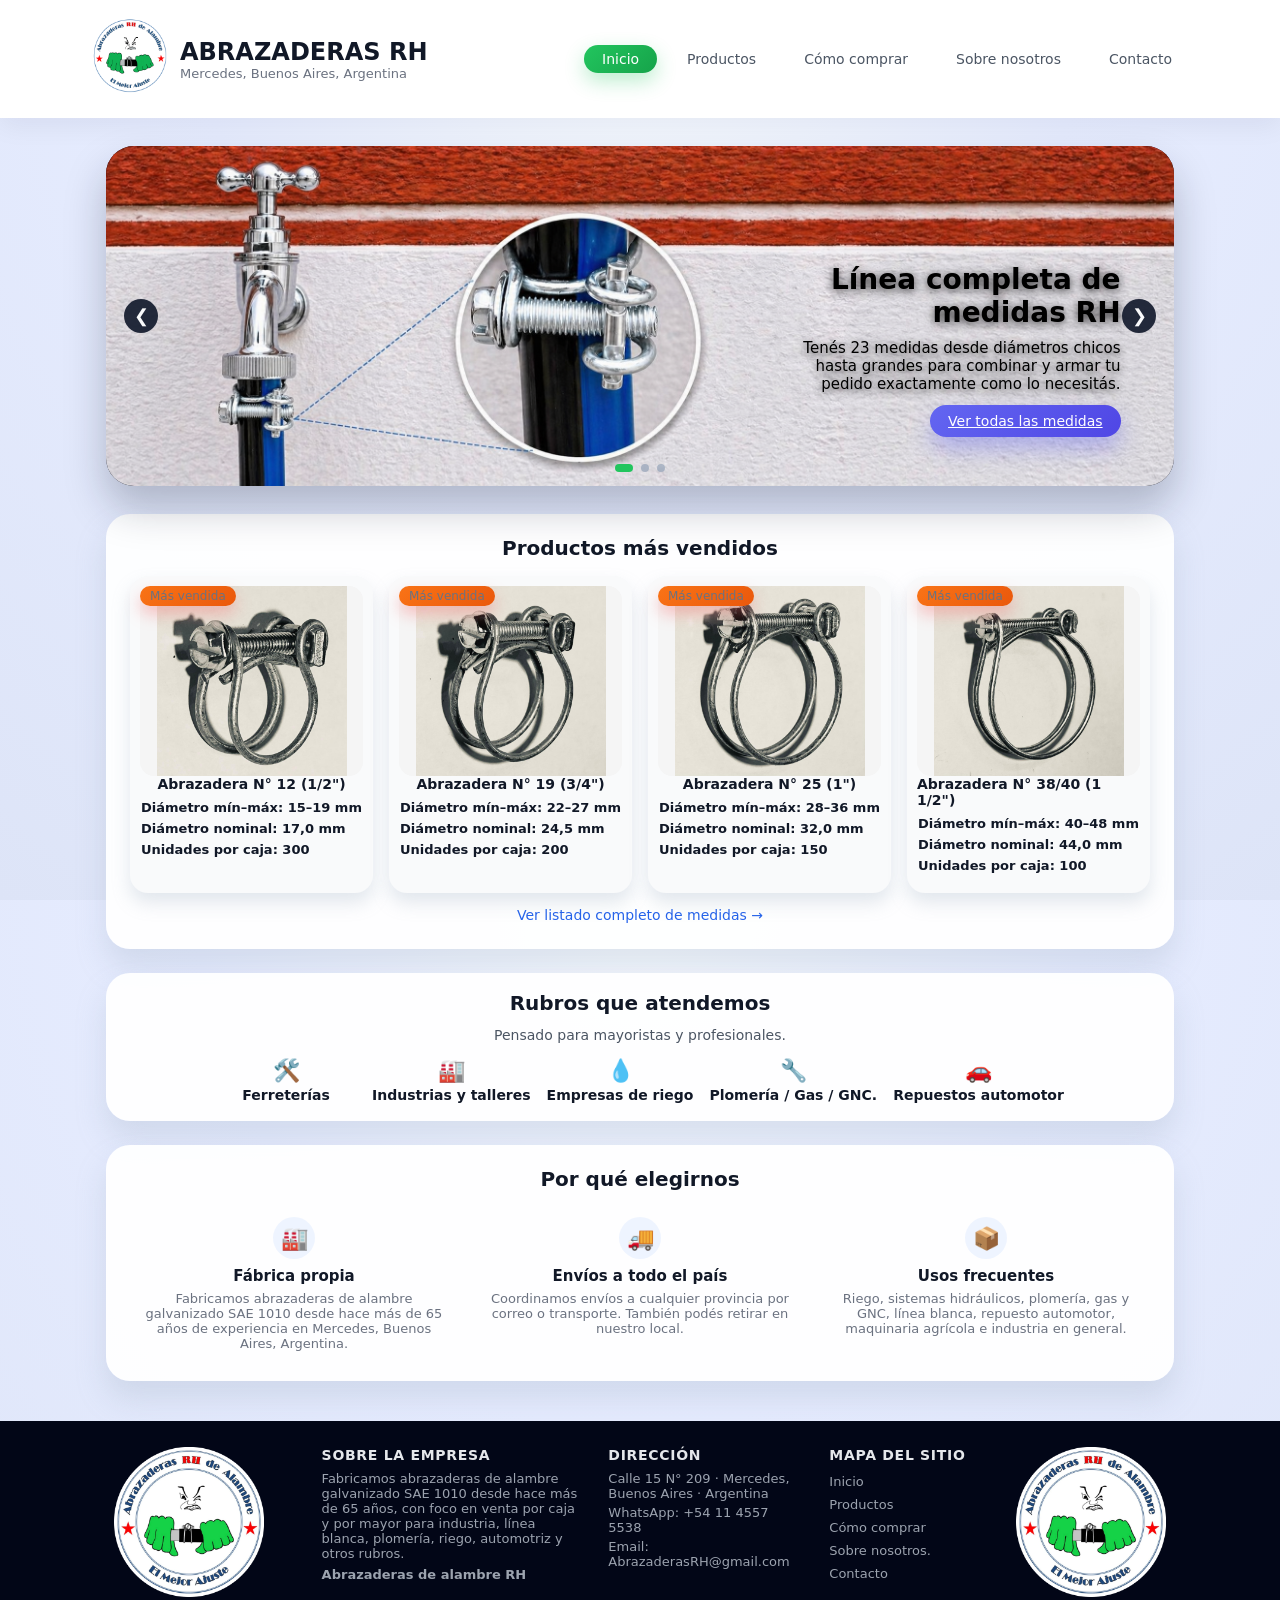
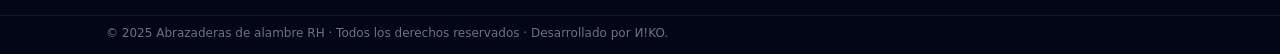
<file: index.html>
<!DOCTYPE html>
<html lang="es">
  <head>
    <meta charset="UTF-8">
    <title>Abrazaderas de alambre RH - Inicio</title>
    <meta name="viewport" content="width=device-width, initial-scale=1">
    <link rel="stylesheet" href="styles.css">
    <link rel="icon" type="image/png" href="favicon.png">
  </head>
  <body>

    <!-- NAVBAR -->
    <nav class="navbar">
      <div class="container navbar-inner">
        <!-- IZQUIERDA: LOGO + NOMBRE -->
        <div class="navbar-left">
          <a href="index.html">
            <img src="logo.png" alt="Logo Abrazaderas RH" class="navbar-logo">
          </a>
          <div>
            <a href="index.html" class="navbar-brand">ABRAZADERAS RH</a>
            <div class="navbar-sub">Mercedes, Buenos Aires, Argentina</div>
          </div>
        </div>

        <!-- DERECHA: MENÚ -->
        <div class="nav-links">
          <a href="index.html" class="nav-link active">Inicio</a>
          <a href="productos.html" class="nav-link">Productos</a>
          <a href="como-comprar.html" class="nav-link">Cómo comprar</a>
          <a href="sobre-nosotros.html" class="nav-link">Sobre nosotros</a>
          <a href="contacto.html" class="nav-link">Contacto</a>
        </div>
      </div>
    </nav>

    <main class="container">

      <!-- SLIDER / HERO -->
      <section class="hero hero-slider">
        <div class="slider">
          <div class="slider-track">
            <!-- Slide 1: Abrazaderas por caja -->
            <div class="slide">
              <img src="lavarropa.png" alt="Abrazaderas RH - Foto 1">
              <div class="slide-caption">
                <h1 style="color: #000000;">
                  Línea completa de medidas RH
                </h1>
                <p style="color: #000000;">
                  Tenés 23 medidas desde diámetros chicos hasta grandes para combinar y armar tu pedido exactamente como lo necesitás.
                </p>

                <div style="margin-top:12px; display:flex; gap:10px; justify-content:flex-end;">
                  <a href="productos.html" class="btn btn-primary">Ver todas las medidas</a>
                </div>
              </div>
            </div>

            <!-- Slide 2: Fábrica propia -->
            <div class="slide">
              <img
                src="auto mototr.png"
                alt="Abrazaderas RH - Información y contacto"
              >
              <div class="slide-caption">
                <h1>Conocé más sobre Abrazaderas RH</h1>
                <p>
                  Somos una fábrica de abrazaderas de alambre galvanizado SAE 1010,
                  con más de 65 años de trabajo en Mercedes, Buenos Aires.
                </p>

                <div style="margin-top: 12px; display:flex; gap:8px; justify-content:flex-end; flex-wrap:wrap;">
                  <!-- BOTÓN 1: SOBRE NOSOTROS -->
                  <a
                    href="sobre-nosotros.html"
                    class="btn btn-primary"
                  >
                    Sobre nosotros
                  </a>
                </div>
              </div>
            </div>

            <!-- Slide 3: Pedidos mayoristas por WhatsApp -->
            <div class="slide">
              <img src="Manguera.png" alt="Abrazaderas RH - Foto 3">
              <div class="slide-caption">
                <h1>Pedidos muy fáciles</h1>
                <p>
                  Armás el pedido por caja en la web y te enviamos un mail con el detalle para confirmar stock, precios, pago y envío.
                </p>
                <div style="margin-top:12px; display:flex; gap:10px; justify-content:flex-end;">
                  <a href="como-comprar.html" class="btn btn-secondary">Cómo hacer tu pedido</a>
                </div>
              </div>
            </div>
          </div>

          <button class="slider-arrow slider-arrow-prev">&#10094;</button>
          <button class="slider-arrow slider-arrow-next">&#10095;</button>

          <div class="slider-dots">
            <button class="slider-dot active" data-index="0"></button>
            <button class="slider-dot" data-index="1"></button>
            <button class="slider-dot" data-index="2"></button>
          </div>
        </div>
      </section>

      <!-- PRODUCTOS MÁS VENDIDOS -->
      <section class="card">
        <h2>Productos más vendidos</h2>

        <div class="featured-grid">
          <!-- N° 12 (1/2") -->
          <a href="productos.html#producto-12" class="featured-item" style="position:relative;">
            <span class="producto-badge">Más vendida</span>
            <img src="imgabra12.jpg" alt="Abrazadera N° 12 (1/2&quot;)">
            <h3>Abrazadera N° 12 (1/2")</h3>
            <div style="margin-top:4px;">
              <p class="producto-card-tech">Diámetro mín–máx: 15–19 mm</p>
              <p class="producto-card-tech">Diámetro nominal: 17,0 mm</p>
              <p class="producto-card-tech">Unidades por caja: 300</p>
            </div>
          </a>

          <!-- N° 19 (3/4") -->
          <a href="productos.html#producto-19" class="featured-item" style="position:relative;">
            <span class="producto-badge">Más vendida</span>
            <img src="imgabra19.jpg" alt="Abrazadera N° 19 (3/4&quot;)">
            <h3>Abrazadera N° 19 (3/4")</h3>
            <div style="margin-top:4px;">
              <p class="producto-card-tech">Diámetro mín–máx: 22–27 mm</p>
              <p class="producto-card-tech">Diámetro nominal: 24,5 mm</p>
              <p class="producto-card-tech">Unidades por caja: 200</p>
            </div>
          </a>

          <!-- N° 25 (1") -->
          <a href="productos.html#producto-25" class="featured-item" style="position:relative;">
            <span class="producto-badge">Más vendida</span>
            <img src="imgabra25.jpg" alt="Abrazadera N° 25 (1&quot;)">
            <h3>Abrazadera N° 25 (1")</h3>
            <div style="margin-top:4px;">
              <p class="producto-card-tech">Diámetro mín–máx: 28–36 mm</p>
              <p class="producto-card-tech">Diámetro nominal: 32,0 mm</p>
              <p class="producto-card-tech">Unidades por caja: 150</p>
            </div>
          </a>

          <!-- N° 38/40 (1 1/2") -->
          <a href="productos.html#producto-38-40" class="featured-item" style="position:relative;">
            <span class="producto-badge">Más vendida</span>
            <img src="imgabra38-40.jpg" alt="Abrazadera N° 38/40 (1 1/2&quot;)">
            <h3>Abrazadera N° 38/40 (1 1/2")</h3>
            <div style="margin-top:4px;">
              <p class="producto-card-tech">Diámetro mín–máx: 40–48 mm</p>
              <p class="producto-card-tech">Diámetro nominal: 44,0 mm</p>
              <p class="producto-card-tech">Unidades por caja: 100</p>
            </div>
          </a>

        </div>

        <p style="text-align:center; margin-top:14px; font-size:14px;">
          <a href="productos.html" style="color:#2563eb; text-decoration:none;">
            Ver listado completo de medidas →
          </a>
        </p>
      </section>

      <!-- RUBROS QUE ATENDEMOS -->
      <section class="card" style="padding-top:18px; padding-bottom:18px;">
        <h2 style="margin-bottom:10px;">Rubros que atendemos</h2>
        <p class="info-texto" style="text-align:center; margin-bottom:12px;">
          Pensado para mayoristas y profesionales.
        </p>
        <div style="display:flex; flex-wrap:wrap; justify-content:center; gap:16px;">
          <div style="text-align:center; min-width:140px;">
            <div style="font-size:22px; margin-bottom:4px;">🛠️</div>
            <div style="font-size:14px; font-weight:600;">Ferreterías</div>
          </div>
          <div style="text-align:center; min-width:140px;">
            <div style="font-size:22px; margin-bottom:4px;">🏭</div>
            <div style="font-size:14px; font-weight:600;">Industrias y talleres</div>
          </div>
          <div style="text-align:center; min-width:140px;">
            <div style="font-size:22px; margin-bottom:4px;">💧</div>
            <div style="font-size:14px; margin-bottom:0; font-weight:600;">Empresas de riego</div>
          </div>
          <div style="text-align:center; min-width:160px;">
            <div style="font-size:22px; margin-bottom:4px;">🔧</div>
            <div style="font-size:14px; font-weight:600;">Plomería / Gas / GNC.</div>
          </div>
          <div style="text-align:center; min-width:160px;">
            <div style="font-size:22px; margin-bottom:4px;">🚗</div>
            <div style="font-size:14px; font-weight:600;">Repuestos automotor</div>
          </div>
        </div>
      </section>

      <!-- POR QUÉ ELEGIRNOS -->
      <section class="card">
        <h2>Por qué elegirnos</h2>
        <div class="about-icons">
          <div class="about-item">
            <div class="about-icon">🏭</div>
            <h3>Fábrica propia</h3>
            <p>
              Fabricamos abrazaderas de alambre galvanizado SAE 1010 desde hace más de 65 años de experiencia
              en Mercedes, Buenos Aires, Argentina.
            </p>
          </div>
          <div class="about-item">
            <div class="about-icon">🚚</div>
            <h3>Envíos a todo el país</h3>
            <p>
              Coordinamos envíos a cualquier provincia por correo o transporte.
              También podés retirar en nuestro local.
            </p>
          </div>
          <div class="about-item">
            <div class="about-icon">📦</div>
            <h3>Usos frecuentes</h3>
            <p>
              Riego, sistemas hidráulicos, plomería, gas y GNC, línea blanca,
              repuesto automotor, maquinaria agrícola e industria en general.
            </p>
          </div>
        </div>
      </section>

    </main>

    <!-- FOOTER -->
    <footer>
      <div class="footer-main">
        <div class="container footer-inner">
          <!-- LOGO GRANDE ARRIBA (SE OCULTA EN CELULAR) -->
          <div class="footer-logo-side footer-logo-top">
            <a href="index.html">
              <img src="logoblanco.jpg" alt="Logo Abrazaderas RH">
            </a>
          </div>

          <!-- COLUMNA 1: SOBRE LA EMPRESA -->
          <div class="footer-column">
            <h4>Sobre la empresa</h4>
            <p>
              Fabricamos abrazaderas de alambre galvanizado SAE 1010 desde hace más de 65 años,
              con foco en venta por caja y por mayor para industria, línea blanca, plomería,
              riego, automotriz y otros rubros.
            </p>
            <p class="footer-brand">Abrazaderas de alambre RH</p>
          </div>

          <!-- COLUMNA 2: DIRECCIÓN -->
          <div class="footer-column">
            <h4>Dirección</h4>
            <p>Calle 15 N° 209 · Mercedes, Buenos Aires · Argentina</p>
            <p>WhatsApp: +54 11 4557 5538</p>
            <p>Email: AbrazaderasRH@gmail.com</p>
          </div>

          <!-- COLUMNA 3: MAPA DEL SITIO -->
          <div class="footer-column">
            <h4>Mapa del sitio</h4>
            <ul class="footer-links">
              <li><a href="index.html">Inicio</a></li>
              <li><a href="productos.html">Productos</a></li>
              <li><a href="como-comprar.html">Cómo comprar</a></li>
              <li><a href="sobre-nosotros.html">Sobre nosotros.</a></li>
              <li><a href="contacto.html">Contacto</a></li>
            </ul>
          </div>

          <!-- LOGO GRANDE DERECHA -->
          <!-- LOGO GRANDE ABAJO (SE VE TAMBIÉN EN CELULAR) -->
          <div class="footer-logo-side footer-logo-bottom">
            <a href="index.html">
              <img src="logoblanco.jpg" alt="Logo Abrazaderas RH">
            </a>
          </div>
        </div>
      </div>

      <div class="footer-bottom">
        <div class="container footer-bottom-inner">
          © 2025 Abrazaderas de alambre RH · Todos los derechos reservados · Desarrollado por И!KO.
        </div>
      </div>
    </footer>

    <!-- JS del slider -->
    <script>
      document.addEventListener("DOMContentLoaded", function () {
        const track = document.querySelector(".slider-track");
        const slides = document.querySelectorAll(".slide");
        const prevBtn = document.querySelector(".slider-arrow-prev");
        const nextBtn = document.querySelector(".slider-arrow-next");
        const dots = document.querySelectorAll(".slider-dot");

        let current = 0;
        const total = slides.length;
        let autoTimer = null;

        function goToSlide(index) {
          if (!track) return;
          current = (index + total) % total;
          const offset = -current * 100;
          track.style.transform = "translateX(" + offset + "%)";
          dots.forEach((d, i) => d.classList.toggle("active", i === current));
        }

        function startAuto() {
          stopAuto();
          autoTimer = setInterval(() => {
            goToSlide(current + 1);
          }, 5000);
        }

        function stopAuto() {
          if (autoTimer) clearInterval(autoTimer);
        }

        if (prevBtn && nextBtn) {
          prevBtn.addEventListener("click", () => {
            goToSlide(current - 1);
            startAuto();
          });
          nextBtn.addEventListener("click", () => {
            goToSlide(current + 1);
            startAuto();
          });
        }

        dots.forEach(dot => {
          dot.addEventListener("click", () => {
            const idx = parseInt(dot.getAttribute("data-index"), 10);
            goToSlide(idx);
            startAuto();
          });
        });

        goToSlide(0);
        startAuto();
      });
    </script>

  </body>
</html>
</file>
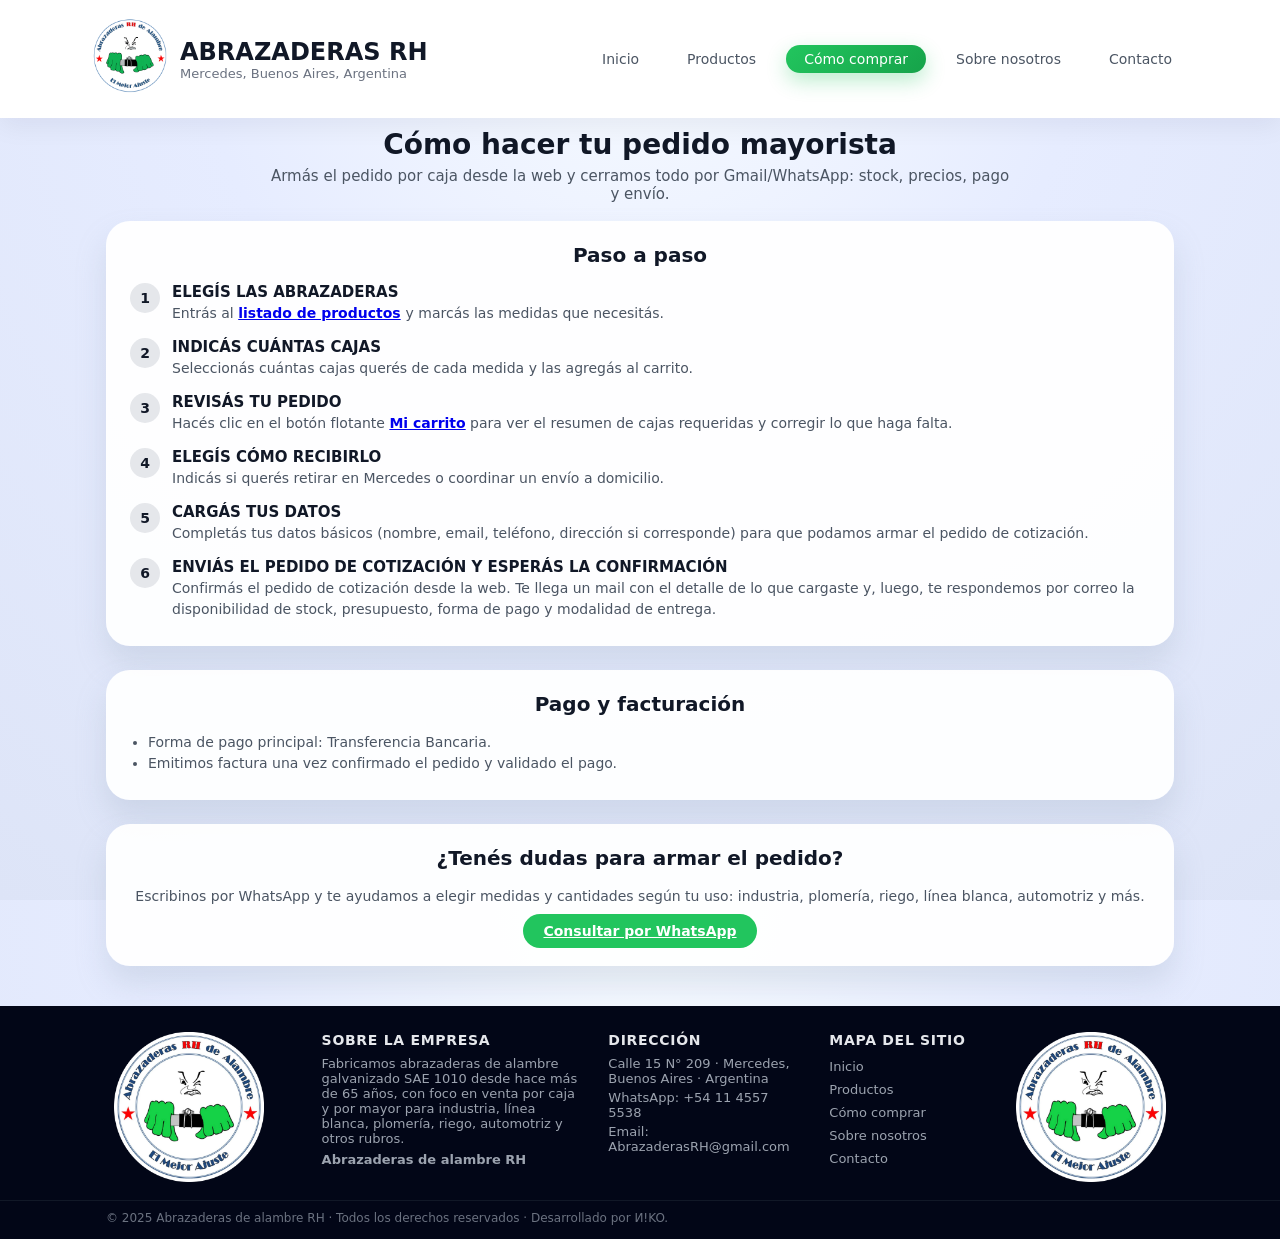
<file: como-comprar.html>
<!DOCTYPE html>
<html lang="es">
<head>
  <meta charset="UTF-8">
  <title>Abrazaderas de alambre RH - Cómo comprar</title>
  <meta name="viewport" content="width=device-width, initial-scale=1">
  <link rel="stylesheet" href="styles.css">
  <link rel="icon" type="image/png" href="favicon.png">
</head>
<body class="page-como-comprar">

<nav class="navbar">
  <div class="container navbar-inner">
    <div class="navbar-left">
      <a href="index.html">
        <img src="logo.png" alt="Logo Abrazaderas RH" class="navbar-logo">
      </a>
      <div>
        <a href="index.html" class="navbar-brand">ABRAZADERAS RH</a>
        <div class="navbar-sub">Mercedes, Buenos Aires, Argentina</div>
      </div>
    </div>

    <div class="nav-links">
      <a href="index.html" class="nav-link">Inicio</a>
      <a href="productos.html" class="nav-link">Productos</a>
      <a href="como-comprar.html" class="nav-link active">Cómo comprar</a>
      <a href="sobre-nosotros.html" class="nav-link">Sobre nosotros</a>
      <a href="contacto.html" class="nav-link">Contacto</a>
    </div>
  </div>
</nav>

<main class="container">

  <!-- TÍTULO + SUBTÍTULO (SIN TARJETA BLANCA LARGA) -->
  <section class="hero hero-como-comprar">
    <h1 class="hero-title">
      Cómo hacer tu pedido mayorista
    </h1>
    <p class="hero-subtitle">
      Armás el pedido por caja desde la web y cerramos todo por Gmail/WhatsApp: stock, precios, pago y envío.
    </p>
  </section>

  <!-- BLOQUE 1: PASO A PASO -->
  <section class="card">
    <h2>Paso a paso</h2>

    <div class="pasos-grid">

      <!-- Paso 1 -->
      <div class="paso-item">
        <div class="paso-numero">1</div>
        <div>
          <div class="paso-titulo">
            ELEGÍS LAS ABRAZADERAS
          </div>
          <p class="info-texto">
            Entrás al <strong><a href="productos.html">listado de productos</a> </strong> y marcás las medidas que necesitás.
          </p>
        </div>
      </div>

      <!-- Paso 2 -->
      <div class="paso-item">
        <div class="paso-numero">2</div>
        <div>
          <div class="paso-titulo">
            INDICÁS CUÁNTAS CAJAS
          </div>
          <p class="info-texto">
            Seleccionás cuántas cajas querés de cada medida y las agregás al carrito.
          </p>
        </div>
      </div>

      <!-- Paso 3 -->
      <div class="paso-item">
        <div class="paso-numero">3</div>
        <div>
          <div class="paso-titulo">
            REVISÁS TU PEDIDO
          </div>
          <p class="info-texto">
            Hacés clic en el botón flotante <strong><a href="#" id="linkMiCarritoPaso3">Mi carrito</a></strong>
            
            para ver el resumen de cajas requeridas y corregir lo que haga falta.
          </p>
        </div>
      </div>

      <!-- Paso 4 -->
      <div class="paso-item">
        <div class="paso-numero">4</div>
        <div>
          <div class="paso-titulo">
            ELEGÍS CÓMO RECIBIRLO
          </div>
          <p class="info-texto">
            Indicás si querés retirar en Mercedes o coordinar un envío a domicilio.
          </p>
        </div>
      </div>

      <!-- Paso 5 -->
      <div class="paso-item">
        <div class="paso-numero">5</div>
        <div>
          <div class="paso-titulo">
            CARGÁS TUS DATOS
          </div>
          <p class="info-texto">
            Completás tus datos básicos (nombre, email, teléfono, dirección si corresponde) para que podamos armar el pedido de cotización.
          </p>
        </div>
      </div>

      <!-- Paso 6 -->
      <div class="paso-item">
        <div class="paso-numero">6</div>
        <div>
          <div class="paso-titulo">
            ENVIÁS EL PEDIDO DE COTIZACIÓN Y ESPERÁS LA CONFIRMACIÓN
          </div>
          <p class="info-texto">
            Confirmás el pedido de cotización desde la web. Te llega un mail con el detalle de lo que cargaste y, luego, te respondemos por correo la disponibilidad de stock, presupuesto, forma de pago y modalidad de entrega.
          </p>
        </div>
      </div>

    </div>
  </section>

  <!-- BLOQUE 2: PAGO Y FACTURACIÓN -->
  <section class="card">
    <h2>Pago y facturación</h2>
    <ul class="info-texto lista-simple">
      <li>Forma de pago principal: Transferencia Bancaria.</li>
      <li>Emitimos factura una vez confirmado el pedido y validado el pago.</li>
    </ul>
  </section>

  <!-- BLOQUE 3: WHATSAPP -->
  <section class="card card-whatsapp-comprar">
    <h2>¿Tenés dudas para armar el pedido?</h2>
    <p class="info-texto">
      Escribinos por WhatsApp y te ayudamos a elegir medidas y cantidades según tu uso:
      industria, plomería, riego, línea blanca, automotriz y más.
    </p>
    <a
      href="https://wa.me/5491145575538"
      target="_blank"
      rel="noopener"
      class="btn-whatsapp"
    >
      Consultar por WhatsApp
    </a>
  </section>

</main>

<footer>
  <div class="footer-main">
    <div class="container footer-inner">

      <!-- LOGO GRANDE ARRIBA (SE OCULTA EN CELULAR) -->
      <div class="footer-logo-side footer-logo-top">
        <a href="index.html">
          <img src="logoblanco.jpg" alt="Logo Abrazaderas RH">
        </a>
      </div>

      <!-- COLUMNA 1: SOBRE LA EMPRESA -->
      <div class="footer-column">
        <h4>Sobre la empresa</h4>
        <p>
          Fabricamos abrazaderas de alambre galvanizado SAE 1010 desde hace más de 65 años,
          con foco en venta por caja y por mayor para industria, línea blanca, plomería,
          riego, automotriz y otros rubros.
        </p>
        <p class="footer-brand">Abrazaderas de alambre RH</p>
      </div>

      <!-- COLUMNA 2: DIRECCIÓN -->
      <div class="footer-column">
        <h4>Dirección</h4>
        <p>Calle 15 N° 209 · Mercedes, Buenos Aires · Argentina</p>
        <p>WhatsApp: +54 11 4557 5538</p>
        <p>Email: AbrazaderasRH@gmail.com</p>
      </div>

      <!-- COLUMNA 3: MAPA DEL SITIO -->
      <div class="footer-column">
        <h4>Mapa del sitio</h4>
        <ul class="footer-links">
          <li><a href="index.html">Inicio</a></li>
          <li><a href="productos.html">Productos</a></li>
          <li><a href="como-comprar.html">Cómo comprar</a></li>
          <li><a href="sobre-nosotros.html">Sobre nosotros</a></li>
          <li><a href="contacto.html">Contacto</a></li>
        </ul>
      </div>

      <!-- LOGO GRANDE ABAJO (SE VE TAMBIÉN EN CELULAR) -->
      <div class="footer-logo-side footer-logo-bottom">
        <a href="index.html">
          <img src="logoblanco.jpg" alt="Logo Abrazaderas RH">
        </a>
      </div>
    </div>
  </div>

  <div class="footer-bottom">
    <div class="container footer-bottom-inner">
      © 2025 Abrazaderas de alambre RH · Todos los derechos reservados · Desarrollado por И!KO.
    </div>
  </div>
</footer>

<!-- JS: link "Mi carrito" del paso 3 -->
<script>
  // misma clave que usamos en productos.html
  const STORAGE_KEY = "carritoRH";

  function mostrarToastCarrito(mensaje) {
    let toast = document.getElementById("toastCarrito");
    if (!toast) {
      toast = document.createElement("div");
      toast.id = "toastCarrito";
      toast.style.cssText = `
        position: fixed;
        bottom: 20px;
        right: 20px;
        background: #111827;
        color: #ffffff;
        padding: 10px 14px;
        border-radius: 8px;
        font-size: 14px;
        box-shadow: 0 4px 10px rgba(0,0,0,0.25);
        z-index: 9999;
        opacity: 0;
        transition: opacity 0.2s ease;
      `;
      document.body.appendChild(toast);
    }
    toast.textContent = mensaje;
    toast.style.opacity = "1";
    setTimeout(function () {
      toast.style.opacity = "0";
    }, 2200);
  }

  document.addEventListener("DOMContentLoaded", function () {
    const link = document.getElementById("linkMiCarritoPaso3");
    if (!link) return;

    link.addEventListener("click", function (e) {
      e.preventDefault();

      let hayItems = false;
      try {
        const raw = localStorage.getItem(STORAGE_KEY);
        if (raw) {
          const data = JSON.parse(raw);
          if (data && Array.isArray(data.items) && data.items.length > 0) {
            hayItems = true;
          }
        }
      } catch (err) {
        console.error("Error leyendo carrito desde localStorage:", err);
      }

      if (hayItems) {
        // te llevo a productos y allá abrimos el carrito
        window.location.href = "productos.html?abrirCarrito=1";
      } else {
        // mensajito por pocos segundos
        mostrarToastCarrito("Aún no agregaste nada al carrito.");
      }
    });
  });
</script>

</body>
</html>
</file>
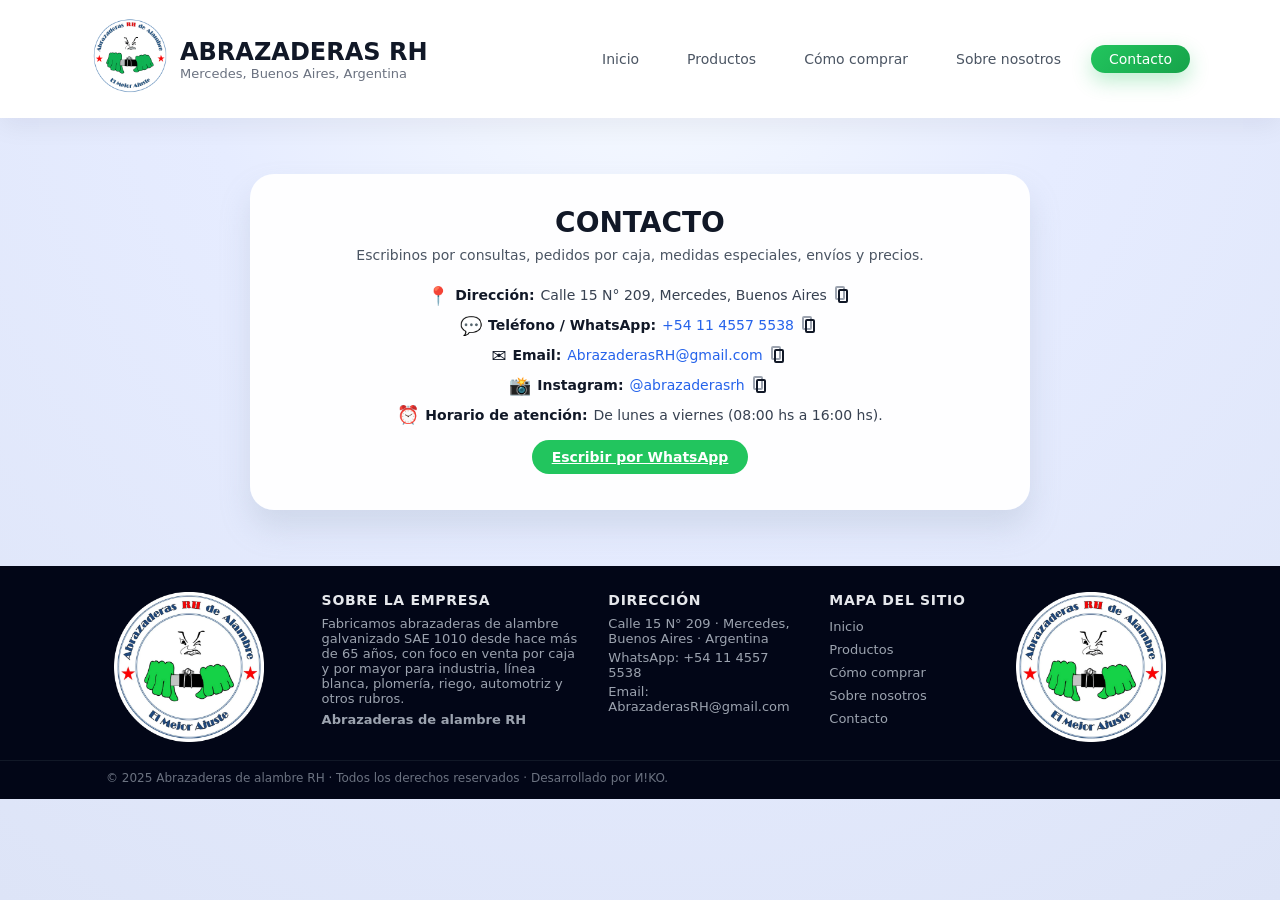
<file: contacto.html>
<!DOCTYPE html>
<html lang="es">
<head>
  <meta charset="UTF-8">
  <title>Abrazaderas de alambre RH - Contacto</title>
  <meta name="viewport" content="width=device-width, initial-scale=1">
  <link rel="stylesheet" href="styles.css">
  <link rel="icon" type="image/png" href="favicon.png">
</head>
<body class="page-contacto">

<nav class="navbar">
  <div class="container navbar-inner">
    <div class="navbar-left">
      <a href="index.html">
        <img src="logo.png" alt="Logo Abrazaderas RH" class="navbar-logo">
      </a>
      <div>
        <a href="index.html" class="navbar-brand">ABRAZADERAS RH</a>
        <div class="navbar-sub">Mercedes, Buenos Aires, Argentina</div>
      </div>
    </div>

    <div class="nav-links">
      <a href="index.html" class="nav-link">Inicio</a>
      <a href="productos.html" class="nav-link">Productos</a>
      <a href="como-comprar.html" class="nav-link">Cómo comprar</a>
      <a href="sobre-nosotros.html" class="nav-link">Sobre nosotros</a>
      <a href="contacto.html" class="nav-link active">Contacto</a>
    </div>

  </div>
</nav>

<main class="container">

  <!-- CUADRO ÚNICO DE CONTACTO -->
  <section class="card contact-card">
    <h1 class="hero-title">
      CONTACTO
    </h1>

    <p class="info-texto" style="text-align: center;">
      Escribinos por consultas, pedidos por caja, medidas especiales,
      envíos y precios.
    </p>

    <div class="contact-data-block">
      <!-- DIRECCIÓN -->
      <div class="contact-row">
        <span class="contact-icon">📍</span>
        <span class="contact-label">Dirección:</span>
        <span class="contact-value">
          Calle 15 N° 209, Mercedes, Buenos Aires
        </span>
        <button class="copy-btn"
                type="button"
                onclick="copiarTexto('Calle 15 N° 209, Mercedes, Buenos Aires')"
                title="Copiar dirección">
          <span class="copy-icon"></span>
        </button>
      </div>

      <!-- TELÉFONO / WHATSAPP -->
      <div class="contact-row">
        <span class="contact-icon">💬</span>
        <span class="contact-label">Teléfono / WhatsApp:</span>
        <span class="contact-value">
          <a href="https://wa.me/5491145575538" target="_blank" rel="noopener">
            +54 11 4557 5538
          </a>
        </span>
        <button class="copy-btn"
                type="button"
                onclick="copiarTexto('+54 11 4557 5538')"
                title="Copiar teléfono">
          <span class="copy-icon"></span>
        </button>
      </div>

      <!-- EMAIL -->
      <div class="contact-row">
        <span class="contact-icon">✉️</span>
        <span class="contact-label">Email:</span>
        <span class="contact-value">
          <a href="mailto:AbrazaderasRH@gmail.com">AbrazaderasRH@gmail.com</a>
        </span>
        <button class="copy-btn"
                type="button"
                onclick="copiarTexto('AbrazaderasRH@gmail.com')"
                title="Copiar email">
          <span class="copy-icon"></span>
        </button>
      </div>
            <!-- INSTAGRAM -->
      <div class="contact-row">
        <span class="contact-icon">📸</span>
        <span class="contact-label">Instagram:</span>
        <span class="contact-value">
          <a href="https://instagram.com/abrazaderasrh"
            target="_blank"
            rel="noopener">
            @abrazaderasrh
          </a>
        </span>

        <button class="copy-btn"
                type="button"
                onclick="copiarTexto('@abrazaderasrh')"
                title="Copiar Instagram">
          <span class="copy-icon"></span>
        </button>
      </div>
      <!-- HORARIO -->
      <div class="contact-row">
        <span class="contact-icon">⏰</span>
        <span class="contact-label">Horario de atención:</span>
        <span class="contact-value">
          De lunes a viernes (08:00 hs a 16:00 hs).
        </span>
      </div>
    </div>

    <div style="text-align: center; margin-top: 22px;">
      <a href="https://wa.me/5491145575538"
         target="_blank"
         rel="noopener"
         class="btn-whatsapp">
        Escribir por WhatsApp
      </a>
    </div>
  </section>

</main>

<!-- FOOTER (igual al resto del sitio) -->
<footer>
  <div class="footer-main">
    <div class="container footer-inner">

      <!-- LOGO GRANDE ARRIBA (SE OCULTA EN CELULAR) -->
      <div class="footer-logo-side footer-logo-top">
        <a href="index.html">
          <img src="logoblanco.jpg" alt="Logo Abrazaderas RH">
        </a>
      </div>

      <!-- COLUMNA 1: SOBRE LA EMPRESA -->
      <div class="footer-column">
        <h4>Sobre la empresa</h4>
        <p>
          Fabricamos abrazaderas de alambre galvanizado SAE 1010 desde hace más de 65 años,
          con foco en venta por caja y por mayor para industria, línea blanca, plomería,
          riego, automotriz y otros rubros.
        </p>
        <p class="footer-brand">Abrazaderas de alambre RH</p>
      </div>

      <!-- COLUMNA 2: DIRECCIÓN -->
      <div class="footer-column">
        <h4>Dirección</h4>
        <p>Calle 15 N° 209 · Mercedes, Buenos Aires · Argentina</p>
        <p>WhatsApp: +54 11 4557 5538</p>
        <p>Email: AbrazaderasRH@gmail.com</p>
      </div>

      <!-- COLUMNA 3: MAPA DEL SITIO -->
      <div class="footer-column">
        <h4>Mapa del sitio</h4>
        <ul class="footer-links">
          <li><a href="index.html">Inicio</a></li>
          <li><a href="productos.html">Productos</a></li>
          <li><a href="como-comprar.html">Cómo comprar</a></li>
          <li><a href="sobre-nosotros.html">Sobre nosotros</a></li>
          <li><a href="contacto.html">Contacto</a></li>
        </ul>
      </div>

      <!-- LOGO GRANDE ABAJO (SE VE TAMBIÉN EN CELULAR) -->
      <div class="footer-logo-side footer-logo-bottom">
        <a href="index.html">
          <img src="logoblanco.jpg" alt="Logo Abrazaderas RH">
        </a>
      </div>

    </div>
  </div>

  <div class="footer-bottom">
    <div class="container footer-bottom-inner">
      © 2025 Abrazaderas de alambre RH · Todos los derechos reservados · Desarrollado por И!KO.
    </div>
  </div>
</footer>

<!-- JS copiar al portapapeles -->
<script>
  function copiarTexto(texto) {
    if (navigator.clipboard && navigator.clipboard.writeText) {
      navigator.clipboard.writeText(texto)
        .then(() => {
          alert("Copiado al portapapeles.");
        })
        .catch(() => {
          fallbackCopiar(texto);
        });
    } else {
      fallbackCopiar(texto);
    }
  }

  function fallbackCopiar(texto) {
    const textarea = document.createElement("textarea");
    textarea.value = texto;
    textarea.style.position = "fixed";
    textarea.style.left = "-9999px";
    document.body.appendChild(textarea);
    textarea.select();
    try {
      document.execCommand("copy");
      alert("Copiado al portapapeles.");
    } catch (e) {
      alert("No se pudo copiar automáticamente. Copialo a mano.");
    }
    document.body.removeChild(textarea);
  }
</script>

</body>
</html>
</file>
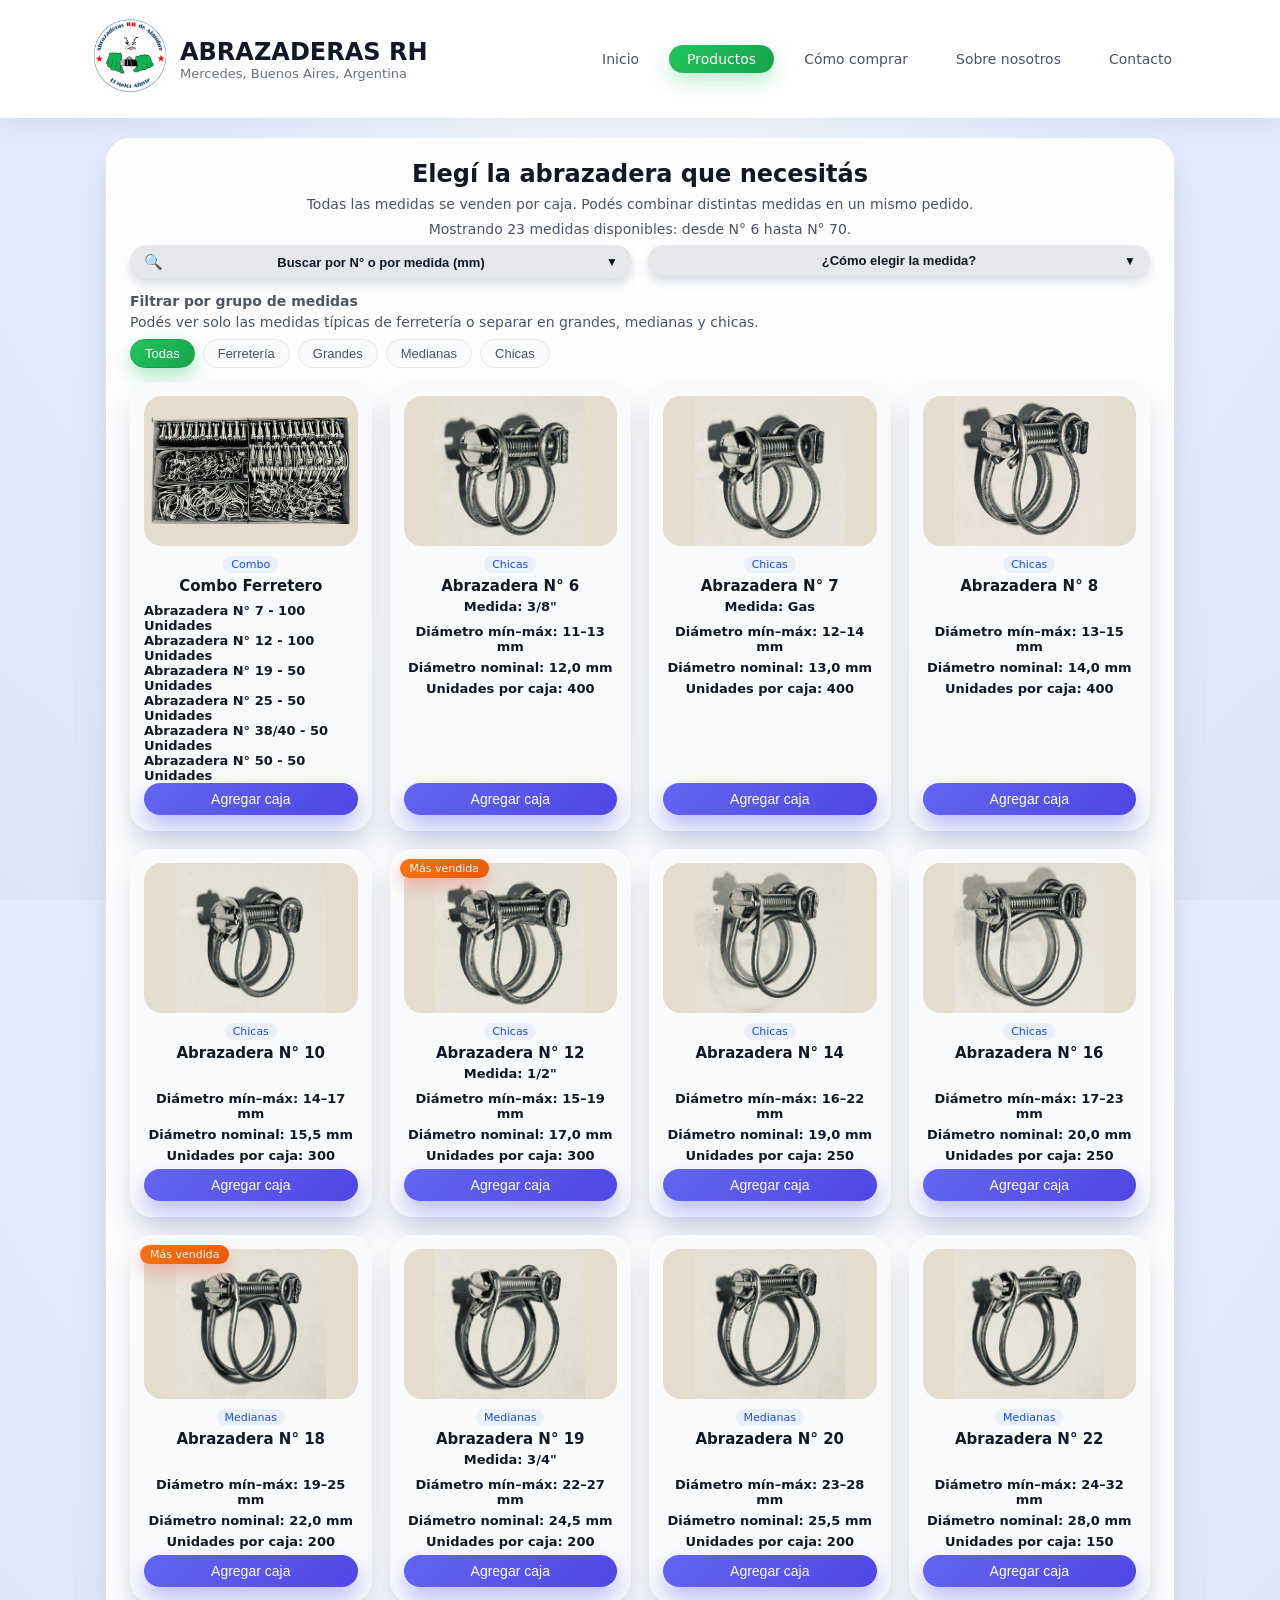
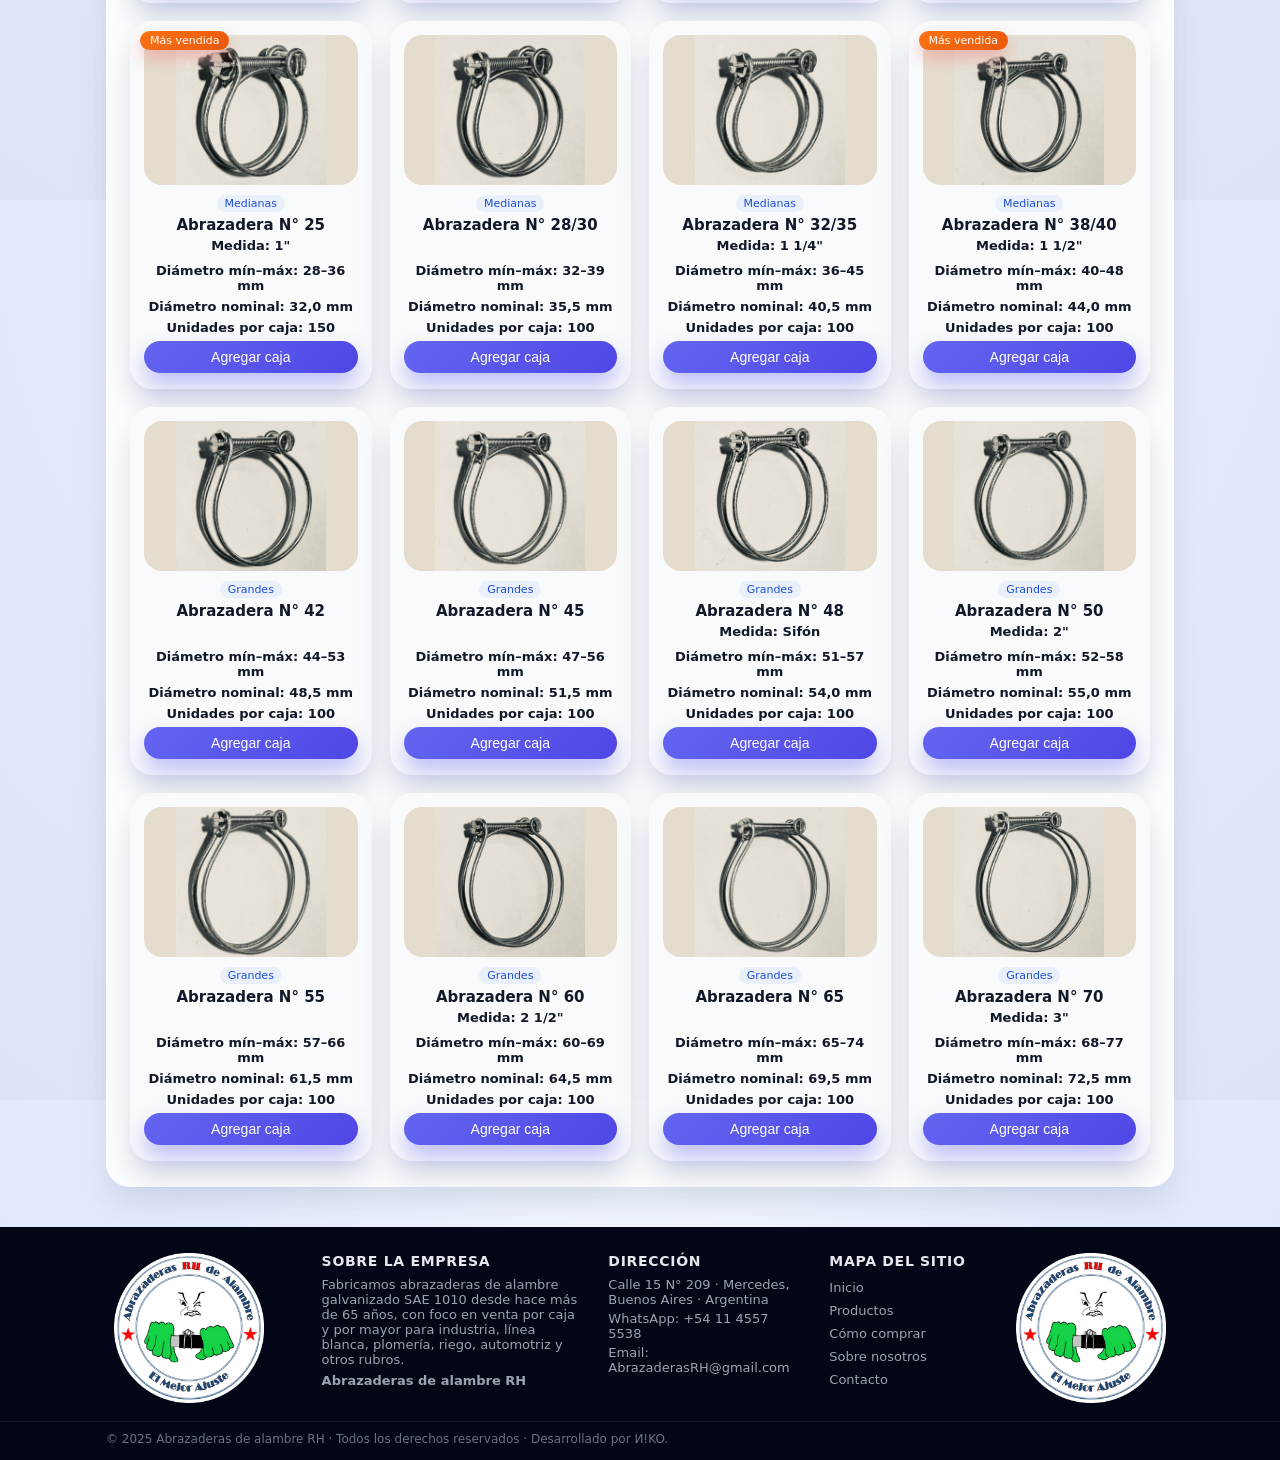
<file: productos.html>
<!DOCTYPE html>
<html lang="es">
<head>
  <meta charset="UTF-8">
  <title>Abrazaderas de alambre RH - Productos</title>
  <meta name="viewport" content="width=device-width, initial-scale=1">
  <link rel="stylesheet" href="styles.css">
  <link rel="icon" type="image/png" href="favicon.png">
</head>
<body class="page-productos">

  <!-- NAVBAR -->
  <nav class="navbar">
    <div class="container navbar-inner">
      <div class="navbar-left">
        <a href="index.html">
          <img src="logo.png" alt="Logo Abrazaderas RH" class="navbar-logo">
        </a>
        <div>
          <a href="index.html" class="navbar-brand">ABRAZADERAS RH</a>
          <div class="navbar-sub">Mercedes, Buenos Aires, Argentina</div>
        </div>
      </div>

      <div class="nav-links">
        <a href="index.html" class="nav-link">Inicio</a>
        <a href="productos.html" class="nav-link active">Productos</a>
        <a href="como-comprar.html" class="nav-link">Cómo comprar</a>
        <a href="sobre-nosotros.html" class="nav-link">Sobre nosotros</a>
        <a href="contacto.html" class="nav-link">Contacto</a>
      </div>
    </div>
  </nav>

  <main class="container">

    <!-- LISTADO EN TARJETAS -->
    <section class="card">
      <!-- TÍTULO GENERAL DEL BLOQUE -->
      <h1 class="hero-title">
        Elegí la abrazadera que necesitás
      </h1>
      <p class="info-texto info-texto-center">
        Todas las medidas se venden por caja. Podés combinar distintas medidas en un mismo pedido.
      </p>
      <p class="productos-resumen">
        Mostrando 23 medidas disponibles: desde N° 6 hasta N° 70.
      </p>

      <!-- GUÍA + BUSCADOR EN LA MISMA FILA, COMO ACORDEÓN -->
      <div class="productos-tools">

        <!-- BLOQUE BUSCADOR (ACORDEÓN IZQUIERDA) -->
        <div class="productos-accordion">
          <button
            type="button"
            id="btnBuscador"
            class="accordion-toggle-pill"
            onclick="togglePanel('panelBuscador', this)"
          >
            <!-- icono lupa -->
            <span class="accordion-icon-left">🔍</span>

            <span class="accordion-label">
              Buscar por N° o por medida (mm)
            </span>

            <span class="accordion-arrow arrow-wide">
              ▼
            </span>
          </button>

          <div
            id="panelBuscador"
            class="panel-buscador"
          >
            <label
              for="buscadorMedidas"
              class="buscador-label"
            >
              Escribí el número de abrazadera, las pulgadas o el rango en mm.
            </label>

            <p class="buscador-ejemplos">
              Ejemplos: 12, 19–25, 1", sifón.
            </p>

            <input
              type="text"
              id="buscadorMedidas"
              placeholder='Ej: "12", "19-25", "sifón"...'
            >
          </div>
        </div>

        <!-- GUÍA ¿CÓMO ELEGIR LA MEDIDA? (ACORDEÓN DERECHA) -->
        <div class="productos-accordion">
          <button
            type="button"
            id="btnGuia"
            class="accordion-toggle-pill"
            onclick="togglePanel('panelGuia', this)"
          >
            <span class="accordion-spacer-left"></span>
            <span class="accordion-label">
              ¿Cómo elegir la medida?
            </span>
            <span class="accordion-arrow arrow-narrow">▼</span>
          </button>

          <div
            id="panelGuia"
            class="panel-guia"
          >
            <ol class="guia-lista">
              <li>Medí el diámetro exterior del caño o manguera.</li>
              <li>Buscá una abrazadera cuyo rango en milímetros incluya ese diámetro.</li>
              <li>Si dudás entre dos, elegí la que tenga un rango un poco más grande.</li>
            </ol>

            <p class="guia-texto">
              Ante cualquier duda, 
              <a href="https://wa.me/5491145575538" target="_blank" class="guia-link-whatsapp">
                escribinos
              </a>
              y te ayudamos a elegir.
            </p>
            <a
              href="especificaciones-rh.pdf.pdf"
              target="_blank"
              class="btn btn-primary btn-sm"
            >
              Especificaciones de las abrazaderas
            </a>
          </div>
        </div>

      </div>

      <!-- BLOQUE FILTROS -->
      <div class="info-texto info-texto-compact">
        <strong>Filtrar por grupo de medidas</strong><br>
        Podés ver solo las medidas típicas de ferretería o separar en grandes, medianas y chicas.
      </div>

      <!-- FILTROS POR GRUPO -->
      <div class="productos-filtros">
        <button class="productos-filtro-btn active" data-filtro="todos">Todas</button>
        <button class="productos-filtro-btn" data-filtro="ferreteria">Ferretería</button>
        <button class="productos-filtro-btn" data-filtro="grandes">Grandes</button>
        <button class="productos-filtro-btn" data-filtro="medianas">Medianas</button>
        <button class="productos-filtro-btn" data-filtro="chicas">Chicas</button>
      </div>

      <!-- GRID DE PRODUCTOS -->
      <div class="productos-grid">

        <!-- NUEVO PRODUCTO: COMBO FERRETERO -->
        <div class="producto-card" data-usos="ferreteria">
          <div class="producto-card-img combo-ferretero">
            <img src="comboferretero.jpg" alt="Combo Ferretero">
          </div>

          <div class="producto-card-etiquetas">
            <span class="producto-tag">Combo</span>
          </div>

          <h3 class="producto-card-title">Combo Ferretero</h3>

          <div class="producto-card-detalle-left">
            <p class="producto-card-tech producto-card-tech-tight">
              Abrazadera N° 7 - 100 Unidades<br>
              Abrazadera N° 12 - 100 Unidades<br>
              Abrazadera N° 19 - 50 Unidades<br>
              Abrazadera N° 25 - 50 Unidades<br>
              Abrazadera N° 38/40 - 50 Unidades<br>
              Abrazadera N° 50 - 50 Unidades
            </p>
          </div>

          <button class="btn btn-primary producto-card-btn" onclick="agregarAlCarrito(24, this)">Agregar caja</button>
        </div>

        <!-- CHICAS 6–16 -->
        <div class="producto-card" data-usos="chicas">
          <div class="producto-card-img">
            <img src="imgabra6.jpg" alt="Abrazadera N° 6">
          </div>
          <div class="producto-card-etiquetas">
            <span class="producto-tag">Chicas</span>
          </div>
          <h3 class="producto-card-title">Abrazadera N° 6</h3>
          <p class="producto-card-tech">Medida: 3/8"</p>
          <div class="producto-card-detalle">
            <p class="producto-card-tech">Diámetro mín–máx: 11–13 mm</p>
            <p class="producto-card-tech">Diámetro nominal: 12,0 mm</p>
            <p class="producto-card-tech">Unidades por caja: 400</p>
          </div>
          <button class="btn btn-primary producto-card-btn" onclick="agregarAlCarrito(1, this)">Agregar caja</button>
        </div>

        <div class="producto-card" data-usos="chicas,ferreteria">
          <div class="producto-card-img">
            <img src="imgabra7.jpg" alt="Abrazadera N° 7">
          </div>
          <div class="producto-card-etiquetas">
            <span class="producto-tag">Chicas</span>
          </div>
          <h3 class="producto-card-title">Abrazadera N° 7</h3>
          <p class="producto-card-tech">Medida: Gas</p>
          <div class="producto-card-detalle">
            <p class="producto-card-tech">Diámetro mín–máx: 12–14 mm</p>
            <p class="producto-card-tech">Diámetro nominal: 13,0 mm</p>
            <p class="producto-card-tech">Unidades por caja: 400</p>
          </div>
          <button class="btn btn-primary producto-card-btn" onclick="agregarAlCarrito(2, this)">Agregar caja</button>
        </div>

        <div class="producto-card" data-usos="chicas">
          <div class="producto-card-img">
            <img src="imgabra8.jpg" alt="Abrazadera N° 8">
          </div>
          <div class="producto-card-etiquetas">
            <span class="producto-tag">Chicas</span>
          </div>
          <h3 class="producto-card-title">Abrazadera N° 8</h3>
          <p class="producto-card-tech">&nbsp;</p>
          <div class="producto-card-detalle">
            <p class="producto-card-tech">Diámetro mín–máx: 13–15 mm</p>
            <p class="producto-card-tech">Diámetro nominal: 14,0 mm</p>
            <p class="producto-card-tech">Unidades por caja: 400</p>
          </div>
          <button class="btn btn-primary producto-card-btn" onclick="agregarAlCarrito(3, this)">Agregar caja</button>
        </div>

        <div class="producto-card" data-usos="chicas">
          <div class="producto-card-img">
            <img src="imgabra10.jpg" alt="Abrazadera N° 10">
          </div>
          <div class="producto-card-etiquetas">
            <span class="producto-tag">Chicas</span>
          </div>
          <h3 class="producto-card-title">Abrazadera N° 10</h3>
          <p class="producto-card-tech">&nbsp;</p>
          <div class="producto-card-detalle">
            <p class="producto-card-tech">Diámetro mín–máx: 14–17 mm</p>
            <p class="producto-card-tech">Diámetro nominal: 15,5 mm</p>
            <p class="producto-card-tech">Unidades por caja: 300</p>
          </div>
          <button class="btn btn-primary producto-card-btn" onclick="agregarAlCarrito(4, this)">Agregar caja</button>
        </div>

        <!-- 1/2" -->
        <!-- 🔹 AQUÍ LE AGREGAMOS id="producto-12" -->
        <div class="producto-card" id="producto-12" data-usos="chicas,ferreteria">
          <div class="producto-badge">Más vendida</div>
          <div class="producto-card-img">
            <img src="imgabra12.jpg" alt="Abrazadera N° 12">
          </div>
          <div class="producto-card-etiquetas">
            <span class="producto-tag">Chicas</span>
          </div>
          <h3 class="producto-card-title">Abrazadera N° 12</h3>
          <p class="producto-card-tech">Medida: 1/2"</p>
          <div class="producto-card-detalle">
            <p class="producto-card-tech">Diámetro mín–máx: 15–19 mm</p>
            <p class="producto-card-tech">Diámetro nominal: 17,0 mm</p>
            <p class="producto-card-tech">Unidades por caja: 300</p>
          </div>
          <button class="btn btn-primary producto-card-btn" onclick="agregarAlCarrito(5, this)">Agregar caja</button>
        </div>

        <div class="producto-card" data-usos="chicas">
          <div class="producto-card-img">
            <img src="imgabra14.jpg" alt="Abrazadera N° 14">
          </div>
          <div class="producto-card-etiquetas">
            <span class="producto-tag">Chicas</span>
          </div>
          <h3 class="producto-card-title">Abrazadera N° 14</h3>
          <p class="producto-card-tech">&nbsp;</p>
          <div class="producto-card-detalle">
            <p class="producto-card-tech">Diámetro mín–máx: 16–22 mm</p>
            <p class="producto-card-tech">Diámetro nominal: 19,0 mm</p>
            <p class="producto-card-tech">Unidades por caja: 250</p>
          </div>
          <button class="btn btn-primary producto-card-btn" onclick="agregarAlCarrito(6, this)">Agregar caja</button>
        </div>

        <div class="producto-card" data-usos="chicas">
          <div class="producto-card-img">
            <img src="imgabra16.jpg" alt="Abrazadera N° 16">
          </div>
          <div class="producto-card-etiquetas">
            <span class="producto-tag">Chicas</span>
          </div>
          <h3 class="producto-card-title">Abrazadera N° 16</h3>
          <p class="producto-card-tech">&nbsp;</p>
          <div class="producto-card-detalle">
            <p class="producto-card-tech">Diámetro mín–máx: 17–23 mm</p>
            <p class="producto-card-tech">Diámetro nominal: 20,0 mm</p>
            <p class="producto-card-tech">Unidades por caja: 250</p>
          </div>
          <button class="btn btn-primary producto-card-btn" onclick="agregarAlCarrito(7, this)">Agregar caja</button>
        </div>

        <!-- MEDIANAS 18–38/40 -->
        <div class="producto-card" data-usos="medianas">
          <div class="producto-badge">Más vendida</div>
          <div class="producto-card-img">
            <img src="imgabra18.jpg" alt="Abrazadera N° 18">
          </div>
          <div class="producto-card-etiquetas">
            <span class="producto-tag">Medianas</span>
          </div>
          <h3 class="producto-card-title">Abrazadera N° 18</h3>
          <p class="producto-card-tech">&nbsp;</p>
          <div class="producto-card-detalle">
            <p class="producto-card-tech">Diámetro mín–máx: 19–25 mm</p>
            <p class="producto-card-tech">Diámetro nominal: 22,0 mm</p>
            <p class="producto-card-tech">Unidades por caja: 200</p>
          </div>
          <button class="btn btn-primary producto-card-btn" onclick="agregarAlCarrito(8, this)">Agregar caja</button>
        </div>

        <!-- 3/4" -->
        <!-- 🔹 AQUÍ LE AGREGAMOS id="producto-19" -->
        <div class="producto-card" id="producto-19" data-usos="medianas,ferreteria">
          <div class="producto-card-img">
            <img src="imgabra19.jpg" alt="Abrazadera N° 19">
          </div>
          <div class="producto-card-etiquetas">
            <span class="producto-tag">Medianas</span>
          </div>
          <h3 class="producto-card-title">Abrazadera N° 19</h3>
          <p class="producto-card-tech">Medida: 3/4"</p>
          <div class="producto-card-detalle">
            <p class="producto-card-tech">Diámetro mín–máx: 22–27 mm</p>
            <p class="producto-card-tech">Diámetro nominal: 24,5 mm</p>
            <p class="producto-card-tech">Unidades por caja: 200</p>
          </div>
          <button class="btn btn-primary producto-card-btn" onclick="agregarAlCarrito(9, this)">Agregar caja</button>
        </div>

        <div class="producto-card" data-usos="medianas">
          <div class="producto-card-img">
            <img src="imgabra20.jpg" alt="Abrazadera N° 20">
          </div>
          <div class="producto-card-etiquetas">
            <span class="producto-tag">Medianas</span>
          </div>
          <h3 class="producto-card-title">Abrazadera N° 20</h3>
          <p class="producto-card-tech">&nbsp;</p>
          <div class="producto-card-detalle">
            <p class="producto-card-tech">Diámetro mín–máx: 23–28 mm</p>
            <p class="producto-card-tech">Diámetro nominal: 25,5 mm</p>
            <p class="producto-card-tech">Unidades por caja: 200</p>
          </div>
          <button class="btn btn-primary producto-card-btn" onclick="agregarAlCarrito(10, this)">Agregar caja</button>
        </div>

        <div class="producto-card" data-usos="medianas">
          <div class="producto-card-img">
            <img src="imgabra22.jpg" alt="Abrazadera N° 22">
          </div>
          <div class="producto-card-etiquetas">
            <span class="producto-tag">Medianas</span>
          </div>
          <h3 class="producto-card-title">Abrazadera N° 22</h3>
          <p class="producto-card-tech">&nbsp;</p>
          <div class="producto-card-detalle">
            <p class="producto-card-tech">Diámetro mín–máx: 24–32 mm</p>
            <p class="producto-card-tech">Diámetro nominal: 28,0 mm</p>
            <p class="producto-card-tech">Unidades por caja: 150</p>
          </div>
          <button class="btn btn-primary producto-card-btn" onclick="agregarAlCarrito(11, this)">Agregar caja</button>
        </div>

        <!-- 1" -->
        <!-- 🔹 AQUÍ LE AGREGAMOS id="producto-25" -->
        <div class="producto-card" id="producto-25" data-usos="medianas,ferreteria">
          <div class="producto-badge">Más vendida</div>
          <div class="producto-card-img">
            <img src="imgabra25.jpg" alt="Abrazadera N° 25">
          </div>
          <div class="producto-card-etiquetas">
            <span class="producto-tag">Medianas</span>
          </div>
          <h3 class="producto-card-title">Abrazadera N° 25</h3>
          <p class="producto-card-tech">Medida: 1"</p>
          <div class="producto-card-detalle">
            <p class="producto-card-tech">Diámetro mín–máx: 28–36 mm</p>
            <p class="producto-card-tech">Diámetro nominal: 32,0 mm</p>
            <p class="producto-card-tech">Unidades por caja: 150</p>
          </div>
          <button class="btn btn-primary producto-card-btn" onclick="agregarAlCarrito(12, this)">Agregar caja</button>
        </div>

        <div class="producto-card" data-usos="medianas">
          <div class="producto-card-img">
            <img src="imgabra28-30.jpg" alt="Abrazadera N° 28/30">
          </div>
          <div class="producto-card-etiquetas">
            <span class="producto-tag">Medianas</span>
          </div>
          <h3 class="producto-card-title">Abrazadera N° 28/30</h3>
          <p class="producto-card-tech">&nbsp;</p>
          <div class="producto-card-detalle">
            <p class="producto-card-tech">Diámetro mín–máx: 32–39 mm</p>
            <p class="producto-card-tech">Diámetro nominal: 35,5 mm</p>
            <p class="producto-card-tech">Unidades por caja: 100</p>
          </div>
          <button class="btn btn-primary producto-card-btn" onclick="agregarAlCarrito(13, this)">Agregar caja</button>
        </div>

        <!-- 1 1/4" -->
        <div class="producto-card" data-usos="medianas,ferreteria">
          <div class="producto-card-img">
            <img src="imgabra32-35.jpg" alt="Abrazadera N° 32/35">
          </div>
          <div class="producto-card-etiquetas">
            <span class="producto-tag">Medianas</span>
          </div>
          <h3 class="producto-card-title">Abrazadera N° 32/35</h3>
          <p class="producto-card-tech">Medida: 1 1/4"</p>
          <div class="producto-card-detalle">
            <p class="producto-card-tech">Diámetro mín–máx: 36–45 mm</p>
            <p class="producto-card-tech">Diámetro nominal: 40,5 mm</p>
            <p class="producto-card-tech">Unidades por caja: 100</p>
          </div>
          <button class="btn btn-primary producto-card-btn" onclick="agregarAlCarrito(14, this)">Agregar caja</button>
        </div>

        <!-- 1 1/2" -->
        <!-- 🔹 AQUÍ LE AGREGAMOS id="producto-38-40" -->
        <div class="producto-card" id="producto-38-40" data-usos="medianas,ferreteria">
          <div class="producto-badge">Más vendida</div>
          <div class="producto-card-img">
            <img src="imgabra38-40.jpg" alt="Abrazadera N° 38/40">
          </div>
          <div class="producto-card-etiquetas">
            <span class="producto-tag">Medianas</span>
          </div>
          <h3 class="producto-card-title">Abrazadera N° 38/40</h3>
          <p class="producto-card-tech">Medida: 1 1/2"</p>
          <div class="producto-card-detalle">
            <p class="producto-card-tech">Diámetro mín–máx: 40–48 mm</p>
            <p class="producto-card-tech">Diámetro nominal: 44,0 mm</p>
            <p class="producto-card-tech">Unidades por caja: 100</p>
          </div>
          <button class="btn btn-primary producto-card-btn" onclick="agregarAlCarrito(15, this)">Agregar caja</button>
        </div>

        <!-- GRANDES 42–70 -->
        <div class="producto-card" data-usos="grandes">
          <div class="producto-card-img">
            <img src="imgabra42.jpg" alt="Abrazadera N° 42">
          </div>
          <div class="producto-card-etiquetas">
            <span class="producto-tag">Grandes</span>
          </div>
          <h3 class="producto-card-title">Abrazadera N° 42</h3>
          <p class="producto-card-tech">&nbsp;</p>
          <div class="producto-card-detalle">
            <p class="producto-card-tech">Diámetro mín–máx: 44–53 mm</p>
            <p class="producto-card-tech">Diámetro nominal: 48,5 mm</p>
            <p class="producto-card-tech">Unidades por caja: 100</p>
          </div>
          <button class="btn btn-primary producto-card-btn" onclick="agregarAlCarrito(16, this)">Agregar caja</button>
        </div>

        <div class="producto-card" data-usos="grandes">
          <div class="producto-card-img">
            <img src="imgabra45.jpg" alt="Abrazadera N° 45">
          </div>
          <div class="producto-card-etiquetas">
            <span class="producto-tag">Grandes</span>
          </div>
          <h3 class="producto-card-title">Abrazadera N° 45</h3>
          <p class="producto-card-tech">&nbsp;</p>
          <div class="producto-card-detalle">
            <p class="producto-card-tech">Diámetro mín–máx: 47–56 mm</p>
            <p class="producto-card-tech">Diámetro nominal: 51,5 mm</p>
            <p class="producto-card-tech">Unidades por caja: 100</p>
          </div>
          <button class="btn btn-primary producto-card-btn" onclick="agregarAlCarrito(17, this)">Agregar caja</button>
        </div>

        <!-- SIFÓN -->
        <div class="producto-card" data-usos="grandes,ferreteria">
          <div class="producto-card-img">
            <img src="imgabra48.jpg" alt="Abrazadera N° 48">
          </div>
          <div class="producto-card-etiquetas">
            <span class="producto-tag">Grandes</span>
          </div>
          <h3 class="producto-card-title">Abrazadera N° 48</h3>
          <p class="producto-card-tech">Medida: Sifón</p>
          <div class="producto-card-detalle">
            <p class="producto-card-tech">Diámetro mín–máx: 51–57 mm</p>
            <p class="producto-card-tech">Diámetro nominal: 54,0 mm</p>
            <p class="producto-card-tech">Unidades por caja: 100</p>
          </div>
          <button class="btn btn-primary producto-card-btn" onclick="agregarAlCarrito(18, this)">Agregar caja</button>
        </div>

        <!-- 2" -->
        <div class="producto-card" data-usos="grandes">
          <div class="producto-card-img">
            <img src="imgabra50.jpg" alt="Abrazadera N° 50">
          </div>
          <div class="producto-card-etiquetas">
            <span class="producto-tag">Grandes</span>
          </div>
          <h3 class="producto-card-title">Abrazadera N° 50</h3>
          <p class="producto-card-tech">Medida: 2"</p>
          <div class="producto-card-detalle">
            <p class="producto-card-tech">Diámetro mín–máx: 52–58 mm</p>
            <p class="producto-card-tech">Diámetro nominal: 55,0 mm</p>
            <p class="producto-card-tech">Unidades por caja: 100</p>
          </div>
          <button class="btn btn-primary producto-card-btn" onclick="agregarAlCarrito(19, this)">Agregar caja</button>
        </div>

        <div class="producto-card" data-usos="grandes">
          <div class="producto-card-img">
            <img src="imgabra55.jpg" alt="Abrazadera N° 55">
          </div>
          <div class="producto-card-etiquetas">
            <span class="producto-tag">Grandes</span>
          </div>
          <h3 class="producto-card-title">Abrazadera N° 55</h3>
          <p class="producto-card-tech">&nbsp;</p>
          <div class="producto-card-detalle">
            <p class="producto-card-tech">Diámetro mín–máx: 57–66 mm</p>
            <p class="producto-card-tech">Diámetro nominal: 61,5 mm</p>
            <p class="producto-card-tech">Unidades por caja: 100</p>
          </div>
          <button class="btn btn-primary producto-card-btn" onclick="agregarAlCarrito(20, this)">Agregar caja</button>
        </div>

        <!-- 2 1/2" -->
        <div class="producto-card" data-usos="grandes,ferreteria">
          <div class="producto-card-img">
            <img src="imgabra60.jpg" alt="Abrazadera N° 60">
          </div>
          <div class="producto-card-etiquetas">
            <span class="producto-tag">Grandes</span>
          </div>
          <h3 class="producto-card-title">Abrazadera N° 60</h3>
          <p class="producto-card-tech">Medida: 2 1/2"</p>
          <div class="producto-card-detalle">
            <p class="producto-card-tech">Diámetro mín–máx: 60–69 mm</p>
            <p class="producto-card-tech">Diámetro nominal: 64,5 mm</p>
            <p class="producto-card-tech">Unidades por caja: 100</p>
          </div>
          <button class="btn btn-primary producto-card-btn" onclick="agregarAlCarrito(21, this)">Agregar caja</button>
        </div>

        <div class="producto-card" data-usos="grandes">
          <div class="producto-card-img">
            <img src="imgabra65.jpg" alt="Abrazadera N° 65">
          </div>
          <div class="producto-card-etiquetas">
            <span class="producto-tag">Grandes</span>
          </div>
          <h3 class="producto-card-title">Abrazadera N° 65</h3>
          <p class="producto-card-tech">&nbsp;</p>
          <div class="producto-card-detalle">
            <p class="producto-card-tech">Diámetro mín–máx: 65–74 mm</p>
            <p class="producto-card-tech">Diámetro nominal: 69,5 mm</p>
            <p class="producto-card-tech">Unidades por caja: 100</p>
          </div>
          <button class="btn btn-primary producto-card-btn" onclick="agregarAlCarrito(22, this)">Agregar caja</button>
        </div>

        <!-- 3" -->
        <div class="producto-card" data-usos="grandes,ferreteria">
          <div class="producto-card-img">
            <img src="imgabra70.jpg" alt="Abrazadera N° 70">
          </div>
          <div class="producto-card-etiquetas">
            <span class="producto-tag">Grandes</span>
          </div>
          <h3 class="producto-card-title">Abrazadera N° 70</h3>
          <p class="producto-card-tech">Medida: 3"</p>
          <div class="producto-card-detalle">
            <p class="producto-card-tech">Diámetro mín–máx: 68–77 mm</p>
            <p class="producto-card-tech">Diámetro nominal: 72,5 mm</p>
            <p class="producto-card-tech">Unidades por caja: 100</p>
          </div>
          <button class="btn btn-primary producto-card-btn" onclick="agregarAlCarrito(23, this)">Agregar caja</button>
        </div>

      </div>
    </section>
  </main>

  <!-- BOTÓN FLOTANTE CARRITO -->
  <button class="fab-carrito" id="fabCarrito" onclick="abrirCarrito()">
    <div class="fab-cart-icon">
      <svg viewBox="0 0 24 24" class="fab-cart-svg">
        <path d="M3 5h2l2 9h10l2-6H8" stroke-linecap="round" stroke-linejoin="round" stroke-width="2"></path>
        <circle cx="10" cy="19" r="1.7" stroke-width="2"></circle>
        <circle cx="17" cy="19" r="1.7" stroke-width="2"></circle>
      </svg>
    </div>
    <div class="fab-cart-count" id="fabCartCount">0</div>
  </button>

  <!-- MODAL CARRITO - WIZARD 4 PASOS -->
  <div class="carrito-backdrop" id="backdropCarrito">
    <div class="carrito-modal">
      <div class="carrito-modal-header">
        <div>
          <h2 id="carritoTitulo">Carrito de pedido (cajas)</h2>
          <p id="carritoPasoLabel" class="carrito-paso-label">Paso 1 de 4 · Carrito</p>
        </div>
        <button class="btn-cerrar-modal" onclick="cerrarCarrito()">×</button>
      </div>

      <p id="carritoDescripcion" class="carrito-descripcion">
        Revisá las cajas de abrazaderas que agregaste antes de avanzar.
      </p>
      <p id="carritoResumenElecciones" class="carrito-resumen-elecciones"></p>

      <!-- PASO 1: CARRITO -->
      <div id="paso1" class="paso-carrito activo">
        <div id="carrito-items">
          <p class="carrito-vacio">Todavía no agregaste nada al carrito.</p>
        </div>

        <p class="total-cajas" id="carrito-total-cajas">Total de cajas: 0</p>

        <div class="carrito-botones-row">
          <button class="btn btn-secondary" onclick="cerrarCarrito()">Seguir agregando</button>
          <button class="btn btn-danger" onclick="vaciarCarrito()">Vaciar carrito</button>
          <button class="btn btn-primary ml-auto" onclick="irAPaso(2)">Siguiente</button>
        </div>
      </div>

      <!-- PASO 2: TIPO DE ENTREGA -->
      <div id="paso2" class="paso-carrito">
        <p class="carrito-descripcion">
          Elegí una opción para continuar.
        </p>

        <div class="opciones-grid">
          <div class="opcion-card" id="opEntregaRetiro" onclick="seleccionarEntrega('retiro')">
            <strong>Retirar en Mercedes</strong>
            <span>Retiro en fábrica o punto de entrega en Mercedes, a coordinar por WhatsApp.</span>
          </div>
          <div class="opcion-card" id="opEntregaEnvio" onclick="seleccionarEntrega('envio')">
            <strong>Envío a domicilio / transporte</strong>
            <span>Envíos a todo el país mediante correo o transporte, según el pedido.</span>
          </div>
        </div>

        <div class="carrito-footer-botones">
          <button class="btn btn-secondary" type="button" onclick="irAPaso(1)">Volver al paso anterior</button>
          <button class="btn btn-primary" type="button" id="btnPaso2Siguiente" onclick="irAPaso(3)" disabled>
            Siguiente
          </button>
        </div>
      </div>

      <!-- PASO 3: MÉTODO DE PAGO -->
      <div id="paso3" class="paso-carrito">
        <p class="carrito-descripcion">
          ¿Cómo querés pagar?
        </p>

        <div class="opciones-grid" id="contenedorOpcionesPago">
          <!-- Se llenan según tipo de entrega -->
        </div>

        <div class="carrito-footer-botones">
          <button class="btn btn-secondary" type="button" onclick="irAPaso(2)">Volver al paso anterior</button>
          <button class="btn btn-primary" type="button" id="btnPaso3Siguiente" onclick="irAPaso(4)" disabled>
            Siguiente
          </button>
        </div>
      </div>

      <!-- PASO 4: DATOS + ENVIAR -->
      <div id="paso4" class="paso-carrito">

        <!-- DATOS PRINCIPALES -->
        <div class="bloque-seccion">
          <div class="bloque-titulo">Datos principales</div>
          <p class="texto-ayuda">Solo lo básico para coordinar el envío.</p>

          <div class="form-grid-2cols">
            <div class="form-group">
              <label>Nombre y apellido <span class="requerido">*</span></label>
              <input type="text" id="nombreApellido" placeholder="Ej: Juan Pérez">
            </div>
            <div class="form-group">
              <label>Teléfono / WhatsApp <span class="requerido">*</span></label>
              <input type="text" id="telefono" placeholder="Ej: 11 1234 5678">
            </div>
            <div class="form-group">
              <label>Localidad / Provincia <span class="requerido">*</span></label>
              <input type="text" id="localidad" placeholder="Ej: Mercedes Buenos Aires">
            </div>
            <div class="form-group" id="grupoDireccion">
              <label id="labelDireccion">Dirección completa <span class="requerido">*</span></label>
              <input type="text" id="direccion" placeholder="Ej: Calle 15 N° 209, piso 2, dpto B">
            </div>
          </div>
        </div>

        <!-- DATOS DE EMPRESA / FACTURA (OBLIGATORIO) -->
        <div class="bloque-seccion">
          <div class="bloque-titulo">Datos de empresa / factura (OBLIGATORIO)</div>
          <p class="texto-ayuda">Completá esta sección para continuar con la compra.</p>

          <button type="button" id="btnEmpresa" class="link-opcional" onclick="toggleEmpresa()">
            ➕ Agregar datos de empresa / factura
          </button>

          <div id="bloqueEmpresa" class="bloque-empresa">
            <div class="form-grid-2cols">
              <div class="form-group">
                <label>Nombre del comercio / empresa <span class="requerido">*</span></label>
                <input type="text" id="empresa" placeholder="Ej: Ferretería San Martín">
              </div>
              <div class="form-group">
                <label>CUIT <span class="requerido">*</span></label>
                <input type="text" id="cuit" placeholder="Ej: 20-12345678-9">
              </div>
              <div class="form-group">
                <label>Email (opcional)</label>
                <input type="email" id="email" placeholder="correo@ejemplo.com">
              </div>
            </div>
          </div>
        </div>

        <!-- ACLARACIONES -->
        <div class="bloque-seccion">
          <div class="bloque-titulo">Aclaraciones sobre el pedido</div>
          <p class="texto-ayuda">Opcional: horarios para recibir, referencias de la dirección, etc.</p>
          <div class="form-group">
            <textarea id="aclaraciones" placeholder="Ej.: horarios para recibir, referencias de la dirección, datos extra del pedido."></textarea>
          </div>
        </div>

        <!-- BLOQUE FINAL: TEXTO + BOTONES -->
        <div class="bloque-confirmacion">
          <h3 class="bloque-confirmacion-titulo">Confirmar tu pedido mayorista</h3>
          <p class="texto-ayuda">
            Revisá que los datos estén correctos y tocá el botón para confirmar tu pedido.
            Tu pedido se enviará por email a AbrazaderasRH@gmail.com y en breve te contactaremos por gmail o wsp
            para confirmar disponibilidad.
          </p>

          <div class="carrito-footer-botones">
            <button class="btn btn-secondary" type="button" onclick="irAPaso(3)">Volver al paso anterior</button>
            <button class="btn-whatsapp" type="button" onclick="enviarPedido()">
              Confirmar pedido
            </button>
          </div>
        </div>

      </div>

    </div>
  </div>

  <!-- FOOTER -->
  <footer>
    <div class="footer-main">
      <div class="container footer-inner">

        <!-- LOGO GRANDE ARRIBA (SE OCULTA EN CELULAR) -->
        <div class="footer-logo-side footer-logo-top">
          <a href="index.html">
            <img src="logoblanco.jpg" alt="Logo Abrazaderas RH">
          </a>
        </div>


        <!-- COLUMNA 1: SOBRE LA EMPRESA -->
        <div class="footer-column">
          <h4>Sobre la empresa</h4>
          <p>
            Fabricamos abrazaderas de alambre galvanizado SAE 1010 desde hace más de 65 años,
            con foco en venta por caja y por mayor para industria, línea blanca, plomería,
            riego, automotriz y otros rubros.
          </p>
          <p class="footer-brand">Abrazaderas de alambre RH</p>
        </div>

        <!-- COLUMNA 2: DIRECCIÓN -->
        <div class="footer-column">
          <h4>Dirección</h4>
          <p>Calle 15 N° 209 · Mercedes, Buenos Aires · Argentina</p>
          <p>WhatsApp: +54 11 4557 5538</p>
          <p>Email: AbrazaderasRH@gmail.com</p>
        </div>

        <!-- COLUMNA 3: MAPA DEL SITIO -->
        <div class="footer-column">
          <h4>Mapa del sitio</h4>
          <ul class="footer-links">
            <li><a href="index.html">Inicio</a></li>
            <li><a href="productos.html">Productos</a></li>
            <li><a href="como-comprar.html">Cómo comprar</a></li>
            <li><a href="sobre-nosotros.html">Sobre nosotros</a></li>
            <li><a href="contacto.html">Contacto</a></li>
          </ul>
        </div>

        <!-- LOGO GRANDE ABAJO (SE VE TAMBIÉN EN CELULAR) -->
        <div class="footer-logo-side footer-logo-bottom">
          <a href="index.html">
            <img src="logoblanco.jpg" alt="Logo Abrazaderas RH">
          </a>
        </div>

      </div>
    </div>

    <div class="footer-bottom">
      <div class="container footer-bottom-inner">
        © 2025 Abrazaderas de alambre RH · Todos los derechos reservados · Desarrollado por И!KO.
      </div>
    </div>
  </footer>

  <!-- JS CARRITO + FILTROS + BUSCADOR + ACORDEÓN -->
  <script>
    // 👉 Dejá tu URL real del Web App acá:
    const SHEET_ENDPOINT = "https://script.google.com/macros/s/AKfycbypPRa28U3iUePQDZKGiG7iAspd43xBBarmPr6lyGoePuUiOG62AqCrjw6JHrVYG8IJeQ/exec";

    // 🔹 Clave para guardar el carrito en localStorage
    const STORAGE_KEY = "carritoRH";

    const productos = [
      { id: 1, nombre: "Abrazadera N° 6" },
      { id: 2, nombre: "Abrazadera N° 7" },
      { id: 3, nombre: "Abrazadera N° 8" },
      { id: 4, nombre: "Abrazadera N° 10" },
      { id: 5, nombre: "Abrazadera N° 12" },
      { id: 6, nombre: "Abrazadera N° 14" },
      { id: 7, nombre: "Abrazadera N° 16" },
      { id: 8, nombre: "Abrazadera N° 18" },
      { id: 9, nombre: "Abrazadera N° 19" },
      { id: 10, nombre: "Abrazadera N° 20" },
      { id: 11, nombre: "Abrazadera N° 22" },
      { id: 12, nombre: "Abrazadera N° 25" },
      { id: 13, nombre: "Abrazadera N° 28/30" },
      { id: 14, nombre: "Abrazadera N° 32/35" },
      { id: 15, nombre: "Abrazadera N° 38/40" },
      { id: 16, nombre: "Abrazadera N° 42" },
      { id: 17, nombre: "Abrazadera N° 45" },
      { id: 18, nombre: "Abrazadera N° 48" },
      { id: 19, nombre: "Abrazadera N° 50" },
      { id: 20, nombre: "Abrazadera N° 55" },
      { id: 21, nombre: "Abrazadera N° 60" },
      { id: 22, nombre: "Abrazadera N° 65" },
      { id: 23, nombre: "Abrazadera N° 70" },
      { id: 24, nombre: "Combo Ferretero" }
    ];

    let carrito = [];
    let currentPaso = 1;
    let tipoEntrega = null;  // "retiro" o "envio"
    let metodoPago = null;   // texto amigable

    const fabCarrito        = document.getElementById("fabCarrito");
    const fabCartCount      = document.getElementById("fabCartCount");
    const backdropCarrito   = document.getElementById("backdropCarrito");
    const contenedorCarrito = document.getElementById("carrito-items");
    const totalCajasElem    = document.getElementById("carrito-total-cajas");

    // ================================
    //   LOCALSTORAGE: GUARDAR / CARGAR
    // ================================
    function guardarCarritoStorage() {
      try {
        const data = {
          items: carrito,
          tipoEntrega,
          metodoPago
        };
        localStorage.setItem(STORAGE_KEY, JSON.stringify(data));
      } catch (e) {
        console.error("No se pudo guardar el carrito en localStorage:", e);
      }
    }

    function cargarCarritoStorage() {
      try {
        const raw = localStorage.getItem(STORAGE_KEY);
        if (!raw) return;

        const data = JSON.parse(raw);

        if (Array.isArray(data.items)) {
          carrito = data.items;
        }

        if (data.tipoEntrega === "retiro" || data.tipoEntrega === "envio") {
          tipoEntrega = data.tipoEntrega;
        }

        if (typeof data.metodoPago === "string") {
          metodoPago = data.metodoPago;
        }
      } catch (e) {
        console.error("No se pudo leer el carrito desde localStorage:", e);
      }
    }

    function actualizarFab(totalCajas) {
      if (!fabCarrito) return;

      if (carrito.length > 0) {
        fabCarrito.style.display = "flex";
        if (typeof totalCajas === "number" && fabCartCount) {
          fabCartCount.textContent = totalCajas;
        }
      } else {
        fabCarrito.style.display = "none";
        if (fabCartCount) fabCartCount.textContent = "0";
      }
    }

    function agregarAlCarrito(idProducto, boton) {
      const producto = productos.find(p => p.id === idProducto);
      if (!producto) return;

      const item = carrito.find(i => i.id === idProducto);
      if (item) {
        item.cantidad += 1;
      } else {
        carrito.push({ id: producto.id, nombre: producto.nombre, cantidad: 1 });
      }

      actualizarCarrito();

      if (boton) {
        const original = boton.textContent;
        boton.textContent = "Agregada ✓";
        boton.disabled = true;
        setTimeout(() => {
          boton.textContent = original;
          boton.disabled = false;
        }, 800);
      }
    }

    function cambiarCantidad(idProducto, delta) {
      const item = carrito.find(i => i.id === idProducto);
      if (!item) return;

      item.cantidad += delta;
      if (item.cantidad <= 0) {
        carrito = carrito.filter(i => i.id !== idProducto);
      }

      actualizarCarrito();
    }

    function vaciarCarrito() {
      carrito = [];
      tipoEntrega = null;
      metodoPago = null;
      actualizarCarrito();       // esto también actualiza el FAB
      localStorage.removeItem(STORAGE_KEY);
    }

    function actualizarCarrito() {
      contenedorCarrito.innerHTML = "";

      if (carrito.length === 0) {
        contenedorCarrito.innerHTML =
          '<p class="carrito-vacio">Todavía no agregaste nada al carrito.</p>';
        totalCajasElem.textContent = "Total de cajas: 0";
        actualizarFab(0);
        guardarCarritoStorage();
        return;
      }

      let total = 0;

      carrito.forEach(item => {
        total += item.cantidad;

        const div = document.createElement("div");
        div.className = "carrito-item";
        div.innerHTML = `
          <span>${item.nombre}</span>
          <div class="cantidad-controles">
            <button class="btn-cantidad" onclick="cambiarCantidad(${item.id}, -1)">-</button>
            <span>${item.cantidad} caja(s)</span>
            <button class="btn-cantidad" onclick="cambiarCantidad(${item.id}, 1)">+</button>
          </div>
        `;
        contenedorCarrito.appendChild(div);
      });

      totalCajasElem.textContent = "Total de cajas: " + total;
      actualizarFab(total);
      guardarCarritoStorage();
    }

    function abrirCarrito() {
      if (carrito.length === 0) {
        alert("El carrito está vacío. Agregá al menos una medida.");
        return;
      }
      currentPaso = 1;
      irAPaso(1);
      backdropCarrito.classList.add("visible");
    }

    function cerrarCarrito() {
      backdropCarrito.classList.remove("visible");
    }

    function irAPaso(n) {
      if (carrito.length === 0) {
        alert("El carrito está vacío.");
        return;
      }
      currentPaso = n;

      const pasos = document.querySelectorAll(".paso-carrito");
      pasos.forEach((p, idx) => {
        p.classList.toggle("activo", idx === n - 1);
      });

      const tituloElem   = document.getElementById("carritoTitulo");
      const pasoLabel    = document.getElementById("carritoPasoLabel");
      const descripcion  = document.getElementById("carritoDescripcion");
      const resumen      = document.getElementById("carritoResumenElecciones");
      const grupoDir     = document.getElementById("grupoDireccion");
      const labelDir     = document.getElementById("labelDireccion");

      let tituloTxt  = "";
      let pasoTxt    = "";
      let descTxt    = "";
      let resumenTxt = "";

      if (n === 1) {
        tituloTxt  = "Carrito de pedido (cajas)";
        pasoTxt    = "Paso 1 de 4 · Carrito";
        descTxt    = "Revisá las cajas de abrazaderas que agregaste antes de avanzar.";
        resumenTxt = "";
      } else if (n === 2) {
        tituloTxt  = "¿Cómo querés recibir el pedido?";
        pasoTxt    = "Paso 2 de 4 · Tipo de entrega";
        descTxt    = "Elegí una opción para continuar.";
        resumenTxt = "";
      } else if (n === 3) {
        tituloTxt = "¿Cómo querés pagar?";
        pasoTxt   = "Paso 3 de 4 · Método de pago";
        descTxt   = "Seleccioná el método que prefieras.";
        resumenTxt = tipoEntrega
          ? "Opción de entrega: " + (tipoEntrega === "retiro"
              ? "Retirar en Mercedes."
              : "Envío a domicilio / transporte.")
          : "";
        armarOpcionesPago();
      } else if (n === 4) {
        tituloTxt = "Datos del cliente / empresa";
        pasoTxt   = "Paso 4 de 4 · Datos y envío del pedido";
        descTxt   = "Completá estos datos para coordinar el pedido mayorista.";

        const textoEntrega = tipoEntrega === "retiro"
          ? "Opción elegida: <strong>retirar en Mercedes</strong>"
          : "Opción elegida: <strong>envío a domicilio / transporte</strong>";

        const textoPago = `Método de pago: <strong>${metodoPago || "A coordinar"}</strong>`;
        resumenTxt = `${textoEntrega} · ${textoPago}`;

        if (grupoDir && labelDir) {
          if (tipoEntrega === "envio") {
            grupoDir.style.display = "block";
            labelDir.innerHTML = 'Dirección completa <span class="requerido">*</span>';
          } else {
            grupoDir.style.display = "none";
          }
        }
      }

      if (tituloElem)  tituloElem.textContent   = tituloTxt;
      if (pasoLabel)   pasoLabel.textContent    = pasoTxt;
      if (descripcion) descripcion.textContent  = descTxt;

      if (resumen) {
        if (n === 4) {
          resumen.innerHTML = resumenTxt;
        } else {
          resumen.textContent = resumenTxt;
        }
      }
    }

    function seleccionarEntrega(valor) {
      tipoEntrega = valor;

      const retiro = document.getElementById("opEntregaRetiro");
      const envio  = document.getElementById("opEntregaEnvio");

      if (retiro) retiro.classList.toggle("seleccionada", valor === "retiro");
      if (envio)  envio.classList.toggle("seleccionada", valor === "envio");

      const btn = document.getElementById("btnPaso2Siguiente");
      if (btn) btn.disabled = !valor;

      guardarCarritoStorage();
    }

    function armarOpcionesPago() {
      const cont = document.getElementById("contenedorOpcionesPago");
      if (!cont) return;

      cont.innerHTML = "";
      const opciones = [];

      if (tipoEntrega === "retiro") {
        opciones.push({ id: "pagoEfectivo",  texto: "Efectivo al retirar" });
        opciones.push({ id: "pagoTransfer",  texto: "Transferencia bancaria" });
        opciones.push({ id: "pagoCoordinar", texto: "A coordinar" });
      } else {
        opciones.push({ id: "pagoCoordinar", texto: "A coordinar" });
      }

      opciones.forEach(op => {
        const div = document.createElement("div");
        div.className = "opcion-card";
        div.id = op.id;
        div.innerHTML = `<strong>${op.texto}</strong>`;
        div.onclick = () => seleccionarPago(op.texto, op.id);
        cont.appendChild(div);
      });

      const btn = document.getElementById("btnPaso3Siguiente");
      if (btn) btn.disabled = !metodoPago;
    }

    function seleccionarPago(texto, id) {
      metodoPago = texto;

      const cards = document.querySelectorAll("#contenedorOpcionesPago .opcion-card");
      cards.forEach(c => c.classList.remove("seleccionada"));

      const elegido = document.getElementById(id);
      if (elegido) elegido.classList.add("seleccionada");

      const btn = document.getElementById("btnPaso3Siguiente");
      if (btn) btn.disabled = false;

      guardarCarritoStorage();
    }

    function toggleEmpresa() {
      const bloque = document.getElementById("bloqueEmpresa");
      const btn = document.getElementById("btnEmpresa");
      if (!bloque) return;

      const visible = bloque.style.display === "block";
      if (visible) {
        bloque.style.display = "none";
        if (btn) btn.textContent = "➕ Agregar datos de empresa / factura";
      } else {
        bloque.style.display = "block";
        if (btn) btn.textContent = "➖ Ocultar datos de empresa / factura";
      }
    }

    function generarNumeroPedido() {
      const ahora = new Date();
      const yyyy = ahora.getFullYear();
      const mm   = String(ahora.getMonth() + 1).padStart(2, "0");
      const dd   = String(ahora.getDate()).padStart(2, "0");
      const hh   = String(ahora.getHours()).padStart(2, "0");
      const mi   = String(ahora.getMinutes()).padStart(2, "0");
      const ss   = String(ahora.getSeconds()).padStart(2, "0");
      return `RH-${yyyy}${mm}${dd}-${hh}${mi}${ss}`;
    }

    // Helpers para Sheets / email
    function calcularTotalCajas() {
      return carrito.reduce((acc, item) => acc + item.cantidad, 0);
    }

    function armarDetalleCajasTexto() {
      if (!carrito.length) return "";
      return carrito
        .map(item => `${item.nombre}: ${item.cantidad} caja(s)`)
        .join(" | ");
    }

    // Envío al Apps Script (no-cors)
    async function guardarPedidoEnSheets(datos) {
      try {
        await fetch(SHEET_ENDPOINT, {
          method: "POST",
          mode: "no-cors",
          headers: {
            "Content-Type": "text/plain;charset=utf-8"
          },
          body: JSON.stringify(datos)
        });
        console.log("Pedido enviado al servidor de planilla/email.");
      } catch (err) {
        console.error("Error al conectar con el servidor de pedidos:", err);
      }
    }

    // --------- VALIDACIÓN DE FORMULARIO (PASO 4) ---------

    function normalizarTexto(str) {
      return (str || "").trim().replace(/\s+/g, " ");
    }

    function getOrCreateErrorElem(input) {
      if (!input) return null;
      const grupo = input.closest(".form-group");
      if (!grupo) return null;

      let span = grupo.querySelector(".error-msg");
      if (!span) {
        span = document.createElement("span");
        span.className = "error-msg";
        grupo.appendChild(span);
      }
      return span;
    }

    function limpiarError(input) {
      if (!input) return;
      input.classList.remove("input-error");
      const span = getOrCreateErrorElem(input);
      if (span) span.textContent = "";
    }

    function setError(input, mensaje) {
      if (!input) return;
      input.classList.add("input-error");
      const span = getOrCreateErrorElem(input);
      if (span) span.textContent = mensaje;
    }

    // Validación de CUIT con dígito verificador
    function validarCUIT(cuitSoloDigitos) {
      if (!/^\d{11}$/.test(cuitSoloDigitos)) return false;
      const coef = [5, 4, 3, 2, 7, 6, 5, 4, 3, 2];
      let suma = 0;
      for (let i = 0; i < 10; i++) {
        suma += parseInt(cuitSoloDigitos[i], 10) * coef[i];
      }
      let dv = 11 - (suma % 11);
      if (dv === 11) dv = 0;
      else if (dv === 10) dv = 9;
      return dv === parseInt(cuitSoloDigitos[10], 10);
    }

    /**
     * Valida todos los campos del Paso 4.
     * Devuelve { esValido: boolean, datos: {...} }
     */
    function validarFormularioPaso4() {
      let esValido = true;

      const inputNombre   = document.getElementById("nombreApellido");
      const inputTel      = document.getElementById("telefono");
      const inputLoc      = document.getElementById("localidad");
      const inputDir      = document.getElementById("direccion");
      const inputEmpresa  = document.getElementById("empresa");
      const inputCuit     = document.getElementById("cuit");
      const inputEmail    = document.getElementById("email");
      const inputAclara   = document.getElementById("aclaraciones");

      // Limpio errores viejos
      [inputNombre, inputTel, inputLoc, inputDir, inputEmpresa, inputCuit, inputEmail, inputAclara]
        .forEach(limpiarError);

      const datos = {
        nombreApellido: "",
        telefono: "",
        localidad: "",
        direccion: "",
        empresa: "",
        cuit: "",
        email: "",
        aclaraciones: ""
      };

      // --- Nombre y apellido (OBLIGATORIO) ---
      if (inputNombre) {
        let valor = normalizarTexto(inputNombre.value);
        inputNombre.value = valor;
        datos.nombreApellido = valor;

        if (!valor) {
          setError(inputNombre, "Ingresá tu nombre y apellido.");
          esValido = false;
        } else if (valor.length < 3 || valor.length > 80) {
          setError(inputNombre, "El nombre debe tener entre 3 y 80 caracteres.");
          esValido = false;
        } else if (!/^[A-Za-zÁÉÍÓÚÜÑáéíóúüñ\s]+$/.test(valor)) {
          setError(inputNombre, "El nombre solo puede tener letras y espacios.");
          esValido = false;
        }
      }

      // --- Teléfono / WhatsApp (OBLIGATORIO) ---
      if (inputTel) {
        let valor = normalizarTexto(inputTel.value);
        inputTel.value = valor;
        datos.telefono = valor;

        if (!valor) {
          setError(inputTel, "Ingresá un teléfono.");
          esValido = false;
        } else if (!/^[0-9+\s]+$/.test(valor)) {
          setError(inputTel, "El teléfono solo puede tener números.");
          esValido = false;
        } else {
          const soloDigitos = valor.replace(/\D/g, "");
          if (soloDigitos.length < 8) {
            setError(inputTel, "El teléfono es demasiado corto.");
            esValido = false;
          } else if (soloDigitos.length > 15) {
            setError(inputTel, "El teléfono es demasiado largo.");
            esValido = false;
          }
        }
      }

      // --- Localidad / Provincia (OBLIGATORIO) ---
      if (inputLoc) {
        let valor = normalizarTexto(inputLoc.value);
        inputLoc.value = valor;
        datos.localidad = valor;

        if (!valor) {
          setError(inputLoc, "Ingresá la localidad y provincia.");
          esValido = false;
        } else if (valor.length < 3 || valor.length > 80) {
          setError(inputLoc, "La localidad debe tener entre 3 y 80 caracteres.");
          esValido = false;
        } else if (!/^[A-Za-zÁÉÍÓÚÜÑáéíóúüñ\s]+$/.test(valor)) {
          setError(inputLoc, "La localidad solo puede tener letras y espacios.");
          esValido = false;
        }
      }

      // --- Dirección completa (OBLIGATORIO SOLO SI HAY ENVÍO) ---
      if (inputDir) {
        let valor = normalizarTexto(inputDir.value);
        inputDir.value = valor;

        const regexDireccion = /^[A-Za-zÁÉÍÓÚÜÑaéíóúüñ0-9\s.,º°\-\/#]+$/;

        if (tipoEntrega === "envio") {
          if (!valor) {
            setError(inputDir, "Ingresá la dirección completa.");
            esValido = false;
          } else if (valor.length < 5 || valor.length > 120) {
            setError(inputDir, "La dirección debe tener entre 5 y 120 caracteres.");
            esValido = false;
          } else if (!regexDireccion.test(valor)) {
            setError(
              inputDir,
              "La dirección solo puede incluir letras, números y ., º ° - / #."
            );
            esValido = false;
          } else {
            datos.direccion = valor;
          }
        } else {
          // Retiro en Mercedes: no es obligatoria. Si la escriben, la validamos igual.
          if (valor && !regexDireccion.test(valor)) {
            setError(
              inputDir,
              "La dirección solo puede incluir letras, números y ., º ° - / #."
            );
            esValido = false;
          } else {
            datos.direccion = valor || "";
          }
        }
      }

      // --- Nombre comercio / empresa (OBLIGATORIO) ---
      if (inputEmpresa) {
        let valor = normalizarTexto(inputEmpresa.value);
        inputEmpresa.value = valor;
        datos.empresa = valor;

        if (!valor) {
          setError(inputEmpresa, "Ingresá el nombre de la empresa.");
          esValido = false;
        } else if (valor.length < 2 || valor.length > 80) {
          setError(inputEmpresa, "El nombre de la empresa debe tener entre 2 y 80 caracteres.");
          esValido = false;
        } else if (!/^[A-Za-zÁÉÍÓÚÜÑaéíóúüñ0-9\s&.,-]+$/.test(valor)) {
          setError(
            inputEmpresa,
            "El nombre de la empresa solo puede tener letras, números y & . , -."
          );
          esValido = false;
        }
      }

      // --- CUIT (OBLIGATORIO) ---
      if (inputCuit) {
        let valorOriginal = (inputCuit.value || "").trim();

        let valorLimpio = valorOriginal.replace(/[^0-9.\-]/g, "");
        inputCuit.value = valorLimpio;
        datos.cuit = valorLimpio;

        const soloDigitos = valorLimpio.replace(/\D/g, "");

        if (!valorOriginal) {
          setError(inputCuit, "Ingresá el CUIT.");
          esValido = false;
        }
        else if (!valorLimpio) {
          setError(inputCuit, "El CUIT solo puede tener números, puntos y guiones.");
          esValido = false;
        }
        else if (soloDigitos.length !== 11) {
          setError(inputCuit, "El CUIT debe tener 11 números.");
          esValido = false;
        }
        else if (!validarCUIT(soloDigitos)) {
          setError(inputCuit, "El CUIT ingresado no es válido.");
          esValido = false;
        }
      }

      // --- Email (OPCIONAL) ---
      if (inputEmail) {
        let valor = normalizarTexto(inputEmail.value);
        inputEmail.value = valor;
        datos.email = valor;

        if (valor) {
          const regexEmail = /^[^\s@]+@[^\s@]+\.[^\s@]+$/;
          if (!regexEmail.test(valor)) {
            setError(inputEmail, "Ingresá un email válido (o dejá el campo vacío).");
            esValido = false;
          }
        }
      }

      // --- Aclaraciones (OPCIONAL) ---
      if (inputAclara) {
        let valor = (inputAclara.value || "").trim();
        valor = valor.replace(/\s+/g, " ");
        // Evitar HTML/scripts
        valor = valor.replace(/[<>]/g, "");
        inputAclara.value = valor;
        datos.aclaraciones = valor;

        if (valor.length > 1000) {
          setError(inputAclara, "Las aclaraciones no pueden superar los 1000 caracteres.");
          esValido = false;
        }
      }

      return { esValido, datos };
    }

    // --------- ENVÍO DEL PEDIDO (USA VALIDACIÓN) ---------
    async function enviarPedido() {
      if (carrito.length === 0) {
        alert("El carrito está vacío.");
        return;
      }

      // ✅ Validar todos los campos del paso 4
      const resultado = validarFormularioPaso4();
      if (!resultado.esValido) {
        // Hay errores: NO envío nada.
        alert("Revisá los campos marcados en rojo.");
        return;
      }

      const datosForm = resultado.datos;

      const numeroPedido      = generarNumeroPedido();
      const fechaHora         = new Date().toISOString().replace("T", " ").slice(0, 19);
      const totalCajas        = calcularTotalCajas();
      const detalleCajasTexto = armarDetalleCajasTexto();

      const datosParaSheets = {
        fechaHora,
        idPedido: numeroPedido,
        nombreApellido: datosForm.nombreApellido,
        telefonoWhatsApp: datosForm.telefono,
        localidadProvincia: datosForm.localidad,
        direccionCompleta: tipoEntrega === "envio" ? datosForm.direccion : "",
        tipoEntrega: tipoEntrega || "",
        metodoPago: metodoPago || "A coordinar",
        nombreComercio: datosForm.empresa,
        cuit: datosForm.cuit,
        email: datosForm.email,
        aclaraciones: datosForm.aclaraciones,
        totalCajas,
        detalleCajasTexto,
        origen: "web_productos"
      };

      guardarPedidoEnSheets(datosParaSheets);

      abrirModalConfirmacion();

      // 🔹 Después de enviar el pedido, vaciamos carrito y storage
      vaciarCarrito();
      localStorage.removeItem(STORAGE_KEY);
      cerrarCarrito();
    }

    // ---------- ACORDEÓN BUSCADOR / GUÍA ----------
    function togglePanel(idPanel, boton) {
      const panel = document.getElementById(idPanel);
      if (!panel || !boton) return;

      const visible = panel.style.display !== "none" && panel.style.display !== "";
      const arrow = boton.querySelector(".accordion-arrow");

      if (visible) {
        // Cerrar
        panel.style.display = "none";
        boton.style.background = "#e5e7eb";
        boton.style.color = "#111827";
        boton.style.boxShadow = "0 6px 10px rgba(148,163,184,0.35)";
        if (arrow) arrow.textContent = "▼";
      } else {
        // Abrir
        panel.style.display = "block";
        boton.style.background = "linear-gradient(135deg,#22c55e,#16a34a)";
        boton.style.color = "#ffffff";
        boton.style.boxShadow = "0 10px 18px rgba(34,197,94,0.35)";
        if (arrow) arrow.textContent = "▲";
      }
    }
    // Normaliza texto para búsquedas: minúsculas y sin tildes
    function normalizarBusqueda(str) {
      return (str || "")
        .toLowerCase()
        .normalize("NFD")                // separa letras y acentos
        .replace(/[\u0300-\u036f]/g, ""); // borra los acentos
    }

    document.addEventListener("DOMContentLoaded", () => {
      // 🔹 Al cargar la página, recuperamos carrito guardado (si existe)
      cargarCarritoStorage();
      actualizarCarrito();  // esto también actualiza el FAB

      const tarjetas      = document.querySelectorAll(".producto-card");
      const botonesFiltro = document.querySelectorAll(".productos-filtro-btn");
      const inputBuscador = document.getElementById("buscadorMedidas");

      let filtroActivo      = "todos";
      let terminoBusqueda   = "";

      function coincideFiltro(card) {
        if (filtroActivo === "todos") return true;
        const usos = (card.dataset.usos || "").split(",");
        return usos.includes(filtroActivo);
      }

      function coincideBusqueda(card) {
        if (!terminoBusqueda) return true;
        const texto = normalizarBusqueda(card.textContent || "");
        return texto.includes(terminoBusqueda);
      }

      function aplicarFiltros() {
        tarjetas.forEach(card => {
          const visible = coincideFiltro(card) && coincideBusqueda(card);
          card.style.display = visible ? "" : "none";
        });
      }

      botonesFiltro.forEach(boton => {
        boton.addEventListener("click", () => {
          filtroActivo = boton.getAttribute("data-filtro");
          botonesFiltro.forEach(b => b.classList.remove("active"));
          boton.classList.add("active");
          aplicarFiltros();
        });
      });

      if (inputBuscador) {
        inputBuscador.addEventListener("input", () => {
          terminoBusqueda = normalizarBusqueda(inputBuscador.value.trim());
          aplicarFiltros();
        });
      }
      
      aplicarFiltros();

      // 🔹 ABRIR CARRITO SI VIENE DE COMO-COMPRAR
      const params = new URLSearchParams(window.location.search);
      const abrir  = params.get("abrirCarrito");
      if (abrir === "1" && carrito.length > 0) {
        // pequeño delay para que se termine de dibujar todo
        setTimeout(() => {
          abrirCarrito();
        }, 150);
      }
    });
    function abrirModalConfirmacion() {
      const modal = document.getElementById("modalConfirmacion");
      if (modal) modal.classList.add("visible");
    }

    function cerrarModalConfirmacion() {
      const modal = document.getElementById("modalConfirmacion");
      if (modal) modal.classList.remove("visible");
    }  
  </script>
<!-- MODAL CONFIRMACION WHATSAPP -->
<div id="modalConfirmacion" class="modal-confirmacion-backdrop">
  <div class="modal-confirmacion">

    <p class="modal-confirmacion-texto">
      "Pedido recibido. Te contactaremos por WhatsApp para confirmar disponibilidad y pago.
      Si no respondemos dentro de las 72 hs, hacé clic en el botón de abajo o escribinos al +54 9 11 4557-5538."
    </p>

    <a
      href="https://wa.me/5491145575538?text=Hola%2C%20quiero%20confirmar%20si%20recibieron%20mi%20pedido."
      target="_blank"
      class="btn btn-whatsapp-modal"
    >
      Confirmar por WhatsApp
    </a>

    <p class="modal-confirmacion-info">
      Se abrirá WhatsApp con un mensaje automático.
    </p>

    <button class="btn btn-secondary" onclick="cerrarModalConfirmacion()">
      Cerrar
    </button>

  </div>
</div>
</body>
</html>
</file>
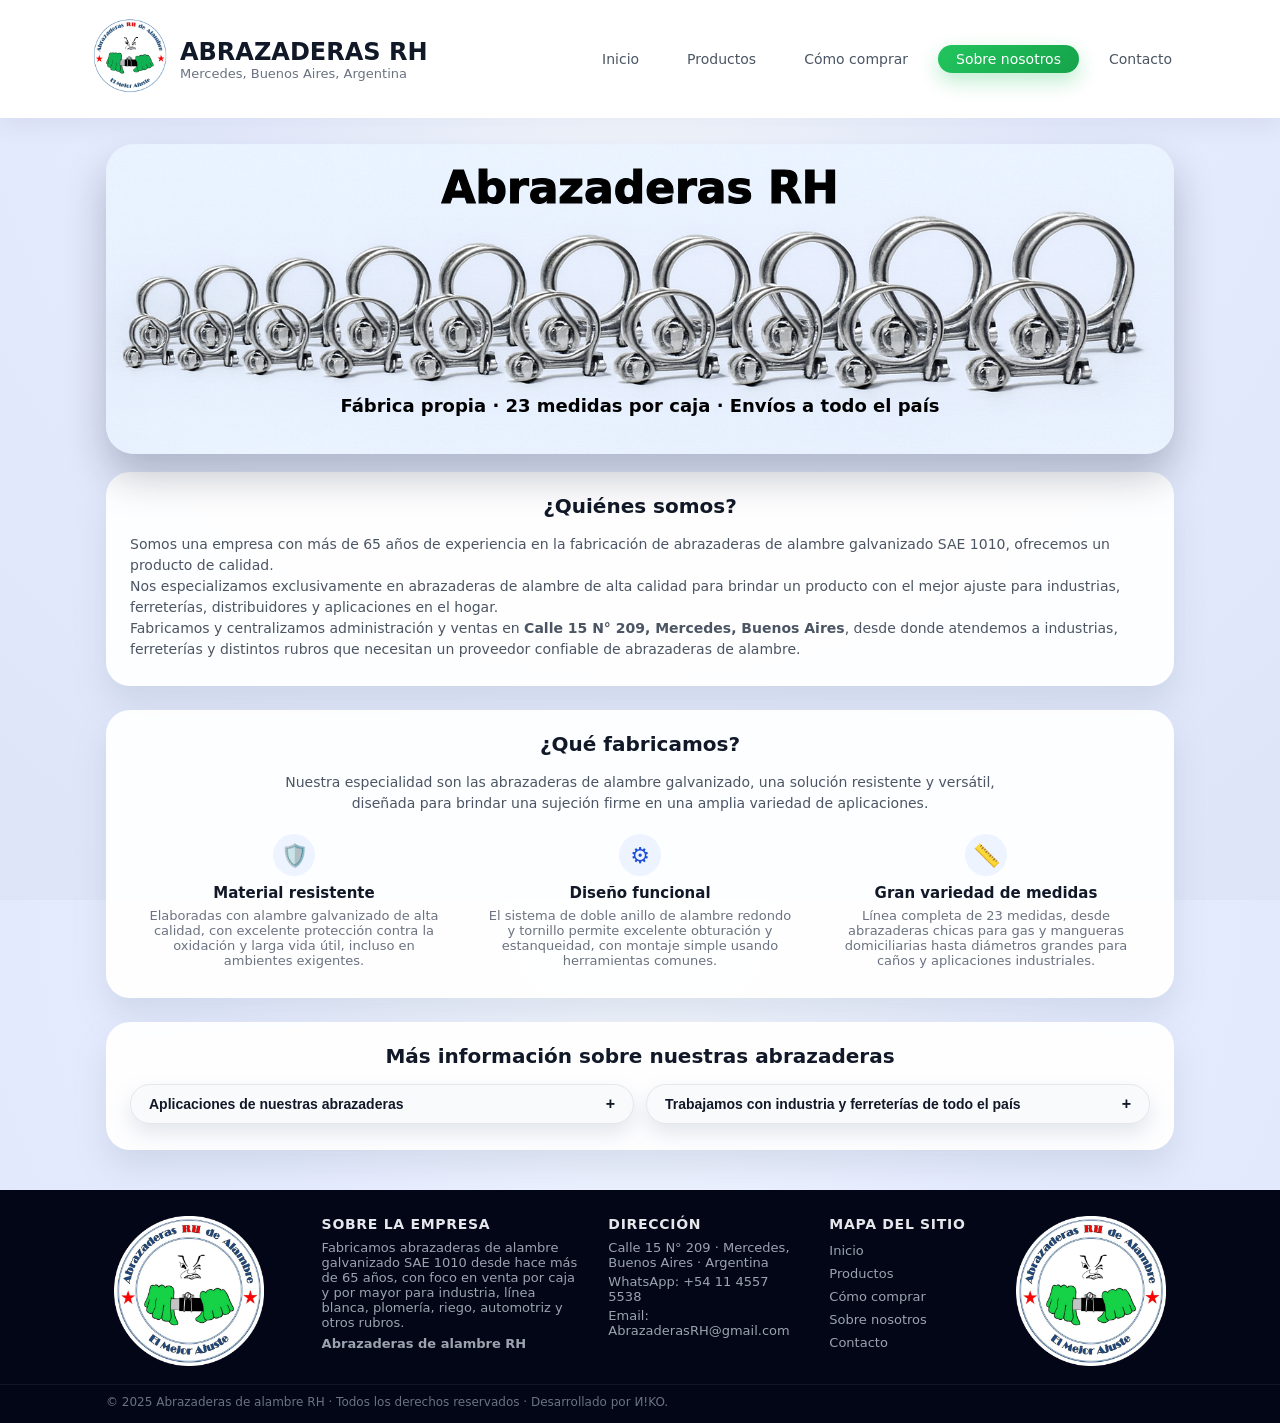
<file: sobre-nosotros.html>
<!DOCTYPE html>
<html lang="es">
<head>
  <meta charset="UTF-8">
  <title>Abrazaderas de alambre RH - Sobre nosotros</title>
  <meta name="viewport" content="width=device-width, initial-scale=1">
  <link rel="stylesheet" href="styles.css">
  <link rel="icon" type="image/png" href="favicon.png">
</head>
<body class="page-sobre-nosotros">

  <!-- NAVBAR -->
  <nav class="navbar">
    <div class="container navbar-inner">
      <div class="navbar-left">
        <a href="index.html">
          <img src="logo.png" alt="Logo Abrazaderas RH" class="navbar-logo">
        </a>
        <div>
          <a href="index.html" class="navbar-brand">ABRAZADERAS RH</a>
          <div class="navbar-sub">Mercedes, Buenos Aires, Argentina</div>
        </div>
      </div>

      <div class="nav-links">
        <a href="index.html" class="nav-link">Inicio</a>
        <a href="productos.html" class="nav-link">Productos</a>
        <a href="como-comprar.html" class="nav-link">Cómo comprar</a>
        <a href="sobre-nosotros.html" class="nav-link active">Sobre nosotros</a>
        <a href="contacto.html" class="nav-link">Contacto</a>
      </div>
    </div>
  </nav>

  <main class="container">

    <!-- HERO: TEXTO ARRIBA DE LA FOTO -->
    <section class="hero about-hero">
      <div class="about-hero-box">
        <img
          src="Simgmuchasabrazaderas.png.jpg"
          alt="Abrazaderas de alambre RH"
          class="about-hero-img"
        >
        <div class="about-hero-overlay">
          <h1 class="about-hero-title">
            Abrazaderas RH
          </h1>
          <p class="about-hero-subtitle">
            Fábrica propia · 23 medidas por caja · Envíos a todo el país
          </p>
        </div>
      </div>
    </section>

    <!-- TARJETA 2 – QUIÉNES SOMOS -->
    <section class="card">
      <h2>¿Quiénes somos?</h2>
      <p class="info-texto">
        Somos una empresa con más de 65 años de experiencia en la fabricación de abrazaderas de alambre galvanizado SAE 1010, ofrecemos un producto de calidad.
      </p>
      <p class="info-texto">
        Nos especializamos exclusivamente en abrazaderas de alambre de alta calidad para brindar un producto con el mejor ajuste para industrias, ferreterías, distribuidores y aplicaciones en el hogar.
      </p>
      <p class="info-texto" style="margin-bottom:0;">
        Fabricamos y centralizamos administración y ventas en
        <strong>Calle 15 N° 209, Mercedes, Buenos Aires</strong>, desde donde
        atendemos a industrias, ferreterías y distintos rubros que necesitan un
        proveedor confiable de abrazaderas de alambre.
      </p>
    </section>

    <!-- TARJETA 3 – QUÉ FABRICAMOS -->
    <section class="card">
      <h2>¿Qué fabricamos?</h2>
      <p class="info-texto" style="text-align:center; max-width:720px; margin:0 auto 10px;">
        Nuestra especialidad son las abrazaderas de alambre galvanizado, una solución
        resistente y versátil, diseñada para brindar una sujeción firme en una amplia
        variedad de aplicaciones.
      </p>

      <div class="about-icons">
        <div class="about-item">
          <div class="about-icon">🛡️</div>
          <h3>Material resistente</h3>
          <p>
            Elaboradas con alambre galvanizado de alta calidad, con excelente protección
            contra la oxidación y larga vida útil, incluso en ambientes exigentes.
          </p>
        </div>

        <div class="about-item">
          <div class="about-icon">⚙️</div>
          <h3>Diseño funcional</h3>
          <p>
            El sistema de doble anillo de alambre redondo y tornillo permite excelente
            obturación y estanqueidad, con montaje simple usando herramientas comunes.
          </p>
        </div>

        <div class="about-item">
          <div class="about-icon">📏</div>
          <h3>Gran variedad de medidas</h3>
          <p>
            Línea completa de 23 medidas, desde abrazaderas chicas para gas y mangueras
            domiciliarias hasta diámetros grandes para caños y aplicaciones industriales.
          </p>
        </div>
      </div>
    </section>

    <!-- TARJETA – MÁS INFO + DOS BOTONES DESPLEGABLES -->
    <section class="card">
      <h2>Más información sobre nuestras abrazaderas</h2>

      <div class="accordion">

        <!-- BLOQUE 1: botón + contenido -->
        <div class="accordion-item">
          <button
            class="accordion-toggle"
            type="button"
            data-target="accordion-aplicaciones"
          >
            <span>Aplicaciones de nuestras abrazaderas</span>
            <span class="accordion-icon">+</span>
          </button>
          <div class="accordion-content" id="accordion-aplicaciones">
            <p class="info-texto" style="margin-bottom:8px;">
              Las abrazaderas RH se utilizan en una gran cantidad de rubros. Son aptas para:
            </p>
            <ul class="info-texto" style="padding-left:18px; margin-bottom:8px;">
              <li>Industria automotriz y repuesto automotor.</li>
              <li>Maquinaria agrícola y sistemas de riego.</li>
              <li>Jardinería y conexiones para agua.</li>
              <li>Gas y GNC (mangueras flexibles, conexiones auxiliares).</li>
              <li>Línea blanca: lavarropas, lavavajillas y otros electrodomésticos.</li>
              <li>Plomería, ventilación y drenajes.</li>
              <li>Establecimientos industriales en general.</li>
              <li>Tareas de mantenimiento y reparaciones en el hogar.</li>
            </ul>
            <p class="info-texto" style="margin-bottom:0;">
              En resumen, son ideales para unir mangueras o tubos flexibles, fijar extensiones
              y asegurar conexiones donde se necesite una sujeción firme y confiable.
            </p>
          </div>
        </div>

        <!-- BLOQUE 2: botón + contenido -->
        <div class="accordion-item">
          <button
            class="accordion-toggle"
            type="button"
            data-target="accordion-trabajamos"
          >
            <span>Trabajamos con industria y ferreterías de todo el país</span>
            <span class="accordion-icon">+</span>
          </button>
          <div class="accordion-content" id="accordion-trabajamos">
            <p class="info-texto">
              Si sos industria, ferretería, distribuidor o necesitás un proveedor confiable
              de abrazaderas por caja, escribinos. Coordinamos pedidos, precios y formas de
              entrega por WhatsApp o correo electrónico.
            </p>
            <p class="info-texto">
              <strong>Fábrica, Administración y Ventas</strong><br>
              Calle 15 N° 209 · Mercedes, Buenos Aires · Argentina<br>
              Teléfono / WhatsApp: +54 11 4557 5538<br>
              Email: AbrazaderasRH@gmail.com
            </p>

            <a
              href="https://wa.me/5491145575538?text=Hola%20Abrazaderas%20RH,%20quisiera%20recibir%20informaci%C3%B3n%20para%20trabajar%20con%20ustedes%20como%20cliente%20mayorista."
              target="_blank"
              rel="noopener"
              class="btn-whatsapp"
              style="display:inline-block; margin-top:4px;"
            >
              Contáctanos por WhatsApp
            </a>
          </div>
        </div>

      </div>
    </section>

  </main>

  <!-- FOOTER -->
  <footer>
    <div class="footer-main">
      <div class="container footer-inner">

        <!-- LOGO GRANDE ARRIBA (SE OCULTA EN CELULAR) -->
        <div class="footer-logo-side footer-logo-top">
          <a href="index.html">
            <img src="logoblanco.jpg" alt="Logo Abrazaderas RH">
          </a>
        </div>

        <!-- COLUMNA 1: SOBRE LA EMPRESA -->
        <div class="footer-column">
          <h4>Sobre la empresa</h4>
          <p>
            Fabricamos abrazaderas de alambre galvanizado SAE 1010 desde hace más de 65 años,
            con foco en venta por caja y por mayor para industria, línea blanca, plomería,
            riego, automotriz y otros rubros.
          </p>
          <p class="footer-brand">Abrazaderas de alambre RH</p>
        </div>

        <!-- COLUMNA 2: DIRECCIÓN -->
        <div class="footer-column">
          <h4>Dirección</h4>
          <p>Calle 15 N° 209 · Mercedes, Buenos Aires · Argentina</p>
          <p>WhatsApp: +54 11 4557 5538</p>
          <p>Email: AbrazaderasRH@gmail.com</p>
        </div>

        <!-- COLUMNA 3: MAPA DEL SITIO -->
        <div class="footer-column">
          <h4>Mapa del sitio</h4>
          <ul class="footer-links">
            <li><a href="index.html">Inicio</a></li>
            <li><a href="productos.html">Productos</a></li>
            <li><a href="como-comprar.html">Cómo comprar</a></li>
            <li><a href="sobre-nosotros.html">Sobre nosotros</a></li>
            <li><a href="contacto.html">Contacto</a></li>
          </ul>
        </div>

        <!-- LOGO GRANDE ABAJO (SE VE TAMBIÉN EN CELULAR) -->
        <div class="footer-logo-side footer-logo-bottom">
          <a href="index.html">
            <img src="logoblanco.jpg" alt="Logo Abrazaderas RH">
          </a>
        </div>

      </div>
    </div>

    <div class="footer-bottom">
      <div class="container footer-bottom-inner">
        © 2025 Abrazaderas de alambre RH · Todos los derechos reservados · Desarrollado por И!KO.
      </div>
    </div>
  </footer>

  <!-- JS para abrir/cerrar los botones desplegables -->
  <script>
    document.addEventListener('DOMContentLoaded', function () {
      const toggles = document.querySelectorAll('.accordion-toggle');

      toggles.forEach(function (btn) {
        btn.addEventListener('click', function () {
          const targetId = btn.getAttribute('data-target');
          const content = document.getElementById(targetId);
          const isOpen = content.classList.contains('open');

          if (isOpen) {
            content.classList.remove('open');
            btn.classList.remove('active');
          } else {
            content.classList.add('open');
            btn.classList.add('active');
          }
        });
      });
    });
  </script>

</body>
</html>
</file>
<file: styles.css>
/* -------------------
   RESET BÁSICO
   - Saca márgenes/paddings por defecto del navegador
   - Activa box-sizing: border-box en todo (más fácil calcular anchos)
------------------- */
* {
  box-sizing: border-box;  /* el ancho incluye padding y borde */
  margin: 0;
  padding: 0;
}

html,
body {
  height: 100%; /* para que el body pueda ocupar todo el alto */
}

body {
  /* Fuente general del sitio (tipo "moderna" del sistema) */
  font-family: system-ui, -apple-system, BlinkMacSystemFont, "Segoe UI", sans-serif;
  /* Fondo con degradé radial celeste clarito */
  background: radial-gradient(circle at top, #f7fbff 0, #e6ecff 40%, #dde4f7 100%);
  color: #111827; /* texto principal gris muy oscuro (casi negro) */
}

/* CONTENEDOR GENERAL
   - Limita el contenido al centro con un máximo de ancho
   - Deja un poco de padding lateral
*/
.container {
  max-width: 1100px;
  margin: 0 auto;   /* centra horizontalmente */
  padding: 0 16px;  /* espacio a los lados */
}

/* -------------------
   NAVBAR (barra superior)
------------------- */

.navbar {
  position: sticky;                  /* se queda pegada arriba al hacer scroll */
  top: 0;
  z-index: 50;                       /* por encima de otros elementos */
  background: #ffffff;               /* fondo blanco */
  box-shadow: 0 8px 25px rgba(15, 23, 42, 0.06); /* sombrita suave */
}

.navbar-inner {
  display: flex;                     /* alinea logo + menú en una fila */
  align-items: center;
  justify-content: space-between;    /* espacio entre logo y links */
  padding: 16px 0;
}

/* Contenedor logo + texto más juntito */
.navbar-left {
  display: flex;
  align-items: center;
  gap: 8px;                          /* separa un poco logo y texto */
}

/* Logo grande */
.navbar-logo {
  height: 82px;
  width: auto;                       /* respeta proporciones de la imagen */
}

/* En pantallas chicas hago el logo un poco más chico */
@media (max-width: 600px) {
  .navbar-logo {
    height: 64px;
  }
}

/* Texto de marca (título) al lado del logo */
.navbar-brand {
  font-weight: 800;                  /* bien gruesa la letra */
  font-size: 24px;
  color: #111827;
  text-decoration: none;             /* sin subrayado */
}

/* Subtítulo debajo o al lado de la marca, letra más chica y gris */
.navbar-sub {
  font-size: 13px;
  color: #6b7280;
}

/* Contenedor de los links del menú principal */
.nav-links {
  display: flex;
  gap: 12px;                         /* separación entre cada link */
}

/* Estilo de cada link del menú */
.nav-link {
  padding: 6px 18px;
  border-radius: 999px;              /* forma de pastilla */
  font-size: 14px;
  text-decoration: none;
  color: #4b5563;
  background: transparent;
  transition: all 0.15s ease;        /* anima cambios suaves en hover */
}

/* Hover: cambia fondo y color para feedback visual */
.nav-link:hover {
  background: rgba(148, 163, 184, 0.12);
  color: #111827;
}

/* Link activo (página actual): pastilla verde con sombra */
.nav-link.active {
  background: linear-gradient(135deg, #22c55e, #16a34a);
  color: #ffffff;
  box-shadow: 0 8px 20px rgba(34, 197, 94, 0.3);
}

/* -------------------
   HERO / SLIDER (portada grande)
------------------- */

.hero {
  margin: 28px 0;                    /* espacio arriba y abajo */
}

/* Título grande general que se usa en varias páginas */
.hero-title {
  font-size: 28px;
  margin-bottom: 6px;
  font-weight: 800;
}

/* Subtítulo debajo del título principal */
.hero-subtitle {
  font-size: 15px;
  color: #4b5563;
  max-width: 740px;
  margin: 0 auto;                    /* centrado */
}

/* Texto genérico para párrafos informativos */
.info-texto {
  font-size: 14px;
  color: #4b5563;
  line-height: 1.5;                  /* interlineado más cómodo para leer */
}

/* Texto informativo centrado y con ancho máximo (productos hero) */
.info-texto-center {
  text-align: center;
  max-width: 700px;
  margin: 0 auto 6px;
}

/* Versión compacta con poco margen arriba/abajo */
.info-texto-compact {
  margin-top: 4px;
  margin-bottom: 6px;
}

/* Contenedor principal del slider/hero con imagen de fondo */
.hero-slider .slider {
  position: relative;
  overflow: hidden;                  /* oculta lo que se salga del borde */
  border-radius: 28px;
  background: #020617;
  color: #f9fafb;
  box-shadow: 0 22px 40px rgba(15, 23, 42, 0.25);
}

/* Pista que contiene todas las slides una al lado de la otra */
.slider-track {
  display: flex;
  transition: transform 0.4s ease;   /* mueve las slides suavemente */
}

/* Cada slide del slider */
.slide {
  min-width: 100%;                   /* ocupa todo el ancho del slider */
  position: relative;
  height: 340px;
}

/* Imagen dentro de cada slide */
.slide img {
  width: 100%;
  height: 100%;
  object-fit: cover;                 /* recorta para llenar el espacio */
  display: block;
}

/* Caja de texto (título + descripción) superpuesta a la imagen */
.slide-caption {
  position: absolute;
  right: 5%;              /* 👈 más pegado al borde derecho */
  top: 60%;
  transform: translateY(-50%);
  max-width: 320px;      /* 👈 un poco más angosto */
  text-align: right;
}
/* Mejora de legibilidad SOLO en el slider */
.hero-slider .slide-caption h1 {
  text-shadow: 0 2px 10px rgba(0, 0, 0, 0.8);
}

.hero-slider .slide-caption p {
  text-shadow: 0 2px 8px rgba(0, 0, 0, 0.8);
}
 
.slide-caption h1 {
  font-size: 28px;
  font-weight: 800;
  margin-bottom: 10px;
}

.slide-caption p {
  font-size: 15px;
  color: #e5e7eb;
}

/* Flechas de navegación del slider (prev y next) */
.slider-arrow {
  position: absolute;
  top: 50%;
  transform: translateY(-50%);
  border: none;
  background: rgba(15, 23, 42, 0.9);
  color: #f9fafb;
  width: 34px;
  height: 34px;
  border-radius: 999px;              /* botón circular */
  display: flex;
  align-items: center;
  justify-content: center;
  cursor: pointer;
  font-size: 18px;
}

.slider-arrow-prev {
  left: 18px;
}

.slider-arrow-next {
  right: 18px;
}

/* Puntitos de navegación del slider (indicadores de slide) */
.slider-dots {
  position: absolute;
  bottom: 14px;
  left: 50%;
  transform: translateX(-50%);
  display: flex;
  gap: 8px;
}

.slider-dot {
  width: 8px;
  height: 8px;
  border-radius: 999px;
  border: none;
  background: rgba(148, 163, 184, 0.7);
  cursor: pointer;
}

/* Punto activo (slide actual) un poco más largo y verde */
.slider-dot.active {
  width: 18px;
  background: #22c55e;
}

/* -------------------
   TARJETAS GENERALES (cards blancas)
------------------- */

.card {
  background: rgba(255, 255, 255, 0.95);
  border-radius: 24px;
  padding: 22px 24px 26px;
  box-shadow: 0 18px 30px rgba(148, 163, 184, 0.25);
  margin-bottom: 24px;
}

/* Título dentro de las cards */
.card h2 {
  font-size: 20px;
  font-weight: 700;
  text-align: center;
  margin-bottom: 16px;
}

/* -------------------
   PRODUCTOS MÁS VENDIDOS (INICIO)
------------------- */

.featured-grid {
  display: grid;
  grid-template-columns: repeat(4, minmax(0, 1fr)); /* 4 columnas iguales */
  gap: 16px;                                        /* espacio entre tarjetas */
}

/* Tarjeta de producto destacado en el inicio */
.featured-item {
  text-decoration: none;
  background: #f9fafb;
  border-radius: 18px;
  padding: 10px 10px 14px;
  box-shadow: 0 10px 18px rgba(148, 163, 184, 0.25);
  display: flex;
  flex-direction: column;
  align-items: center;
  transition: transform 0.12s ease, box-shadow 0.12s ease;
}

/* Imagen de cada producto destacado */
.featured-item img {
  width: 100%;
  height: 190px;
  object-fit: contain;          /* muestra toda la abrazadera aunque sobre fondo */
  object-position: center;
  display: block;
  border-radius: 14px;
  background: #f5f5f5;          /* fondo gris clarito por si la foto tiene fondo transparente */
}

/* Nombre corto del producto destacado */
.featured-item h3 {
  font-size: 14px;
  color: #111827;
  margin-bottom: 4px;
}

/* Subtexto (por ejemplo, medida o info extra) */
.featured-item span {
  font-size: 12px;
  color: #6b7280;
}

/* Efecto al pasar el mouse: se levanta un poquito y aumenta la sombra */
.featured-item:hover {
  transform: translateY(-4px);
  box-shadow: 0 16px 26px rgba(148, 163, 184, 0.35);
}

/* -------------------
   SOBRE NOSOTROS (INICIO)
------------------- */

.about-icons {
  display: grid;
  grid-template-columns: repeat(3, minmax(0, 1fr)); /* 3 columnas */
  gap: 18px;
  margin-top: 6px;
}

/* Cada ítem con icono y texto */
.about-item {
  text-align: center;
  padding: 10px 10px 4px;
}

/* Circulito con icono dentro (emoji, ícono, etc.) */
.about-icon {
  width: 42px;
  height: 42px;
  border-radius: 999px;
  display: flex;
  align-items: center;
  justify-content: center;
  font-size: 22px;
  margin: 0 auto 8px;
  background: rgba(59, 130, 246, 0.08);
  color: #1d4ed8;
}

/* Título corto de cada característica */
.about-item h3 {
  font-size: 15px;
  margin-bottom: 6px;
}

/* Texto descriptivo debajo del título */
.about-item p {
  font-size: 13px;
  color: #6b7280;
}

/* -------------------
   LISTADO DE PRODUCTOS (PRODUCTOS.HTML)
------------------- */

/* main de productos separado del navbar */
.page-productos main.container {
  margin-top: 20px;
}

/* Título hero específico de productos más chico y centrado */
.page-productos .hero-title {
  font-size: 24px;
  text-align: center;
  margin-bottom: 6px;
}

/* Texto que resume cuántos productos hay, filtros aplicados, etc. */
.productos-resumen {
  font-size: 14px;
  color: #4b5563;
  margin-bottom: 8px;
  text-align: center;
}

/* Contenedor de los botones de filtro (por uso, por industria, etc.) */
.productos-filtros {
  display: flex;
  flex-wrap: wrap;   /* pasa a varias filas si no entra todo */
  gap: 8px;
  margin-bottom: 14px;
}

/* Estilo de cada botón de filtro */
.productos-filtro-btn {
  border-radius: 999px;
  border: 1px solid #e5e7eb;
  padding: 6px 14px;
  font-size: 13px;
  background: #f9fafb;
  color: #4b5563;
  cursor: pointer;
  transition: all 0.12s ease;
}

.productos-filtro-btn:hover {
  background: #e5e7eb;
}

/* Filtro activo con fondo verde similar al menú */
.productos-filtro-btn.active {
  background: linear-gradient(135deg, #22c55e, #16a34a);
  color: #ffffff;
  border-color: #16a34a;
  box-shadow: 0 8px 18px rgba(34, 197, 94, 0.35);
}

/* Grid general de tarjetas de productos */
.productos-grid {
  display: grid;
  grid-template-columns: repeat(auto-fill, minmax(230px, 1fr)); /* se adapta a ancho disponible */
  gap: 18px;
  margin-top: 0;
}

/* Tarjeta de cada producto en la página de productos */
.producto-card {
  background: #f9fafb;
  border-radius: 22px;
  box-shadow: 0 18px 30px rgba(148, 163, 184, 0.35);
  padding: 14px 14px 16px;
  display: flex;
  flex-direction: column;
  align-items: stretch;
  text-align: center;
  position: relative; /* para poder posicionar el badge "Más vendida" */
}

/* Contenedor de la imagen de producto */
.producto-card-img {
  width: 100%;
  height: 150px;
  border-radius: 18px;
  background-color: #e4dccd; /* tono tipo cartón/caja */
  display: flex;
  align-items: center;
  justify-content: center;
  margin-bottom: 10px;
}

/* Imagen dentro de la tarjeta de producto */
.producto-card-img img {
  max-width: 100%;
  max-height: 100%;
  object-fit: contain;
}

/* Etiquetas de uso (plomería, línea blanca, etc.) */
.producto-card-etiquetas {
  display: flex;
  justify-content: center;
  flex-wrap: wrap;
  gap: 6px;
  margin-bottom: 4px;
}

/* Chip de etiqueta individual */
.producto-tag {
  font-size: 11px;
  padding: 2px 8px;
  border-radius: 999px;
  background: rgba(59, 130, 246, 0.08);
  color: #1d4ed8;
}

/* Línea técnica, por ej: "Alambre SAE 1010 · Galvanizado" */
.producto-card-tech {
  font-size: 13px;
  font-weight: 600;
  margin-bottom: 6px;
  color: #111827;
}

/* Variante sin margen extra (para listas compactas) */
.producto-card-tech-tight {
  margin-bottom: 0;
}

/* Contenedor de detalles técnicos (margen arriba) */
.producto-card-detalle {
  margin-top: 4px;
}

/* Versión alineada a la izquierda (para textos tipo listado) */
.producto-card-detalle-left {
  margin-top: 4px;
  text-align: left;
}

/* Título principal del producto (nombre comercial) */
.producto-card-title {
  font-size: 15px;
  font-weight: 700;
  margin-bottom: 4px;
}

/* Descripción corta de la tarjeta */
.producto-card-text {
  font-size: 13px;
  color: #4b5563;
  margin-bottom: 10px;
}

/* Badge "Más vendida" en la esquina superior izquierda */
.producto-badge {
  position: absolute;
  top: 10px;
  left: 10px;
  background: linear-gradient(135deg, #f97316, #ea580c);
  color: #ffffff;
  border-radius: 999px;
  padding: 3px 10px;
  font-size: 11px;
  box-shadow: 0 8px 16px rgba(248, 113, 113, 0.4);
}

/* Botón dentro de la tarjeta (por ejemplo, "Agregar al pedido") */
.producto-card-btn {
  margin-top: auto; /* empuja el botón hacia abajo para alinear alturas */
}

/* -------------------
   BOTONES GENERALES REUTILIZABLES
------------------- */

.btn {
  border: none;
  border-radius: 999px;
  padding: 8px 18px;
  font-size: 14px;
  cursor: pointer;
  font-weight: 500;
  transition: transform 0.12s ease, box-shadow 0.12s ease, background 0.12s ease;
}

/* Botón pequeño (por ejemplo en links a PDF) */
.btn-sm {
  display: inline-block;
  margin-top: 8px;
  padding: 6px 12px;
  font-size: 12px;
}

/* Botón principal violeta */
.btn-primary {
  background: linear-gradient(135deg, #6366f1, #4f46e5);
  color: #ffffff;
  box-shadow: 0 12px 22px rgba(99, 102, 241, 0.4);
}

.btn-primary:hover {
  transform: translateY(-1px);
  box-shadow: 0 16px 26px rgba(99, 102, 241, 0.5);
}

/* Botón secundario gris (en realidad violeta, igual al primary acá) */
.btn-secondary {
  background: linear-gradient(135deg, #6366f1, #4f46e5);
  color: #ffffff;
  box-shadow: 0 12px 22px rgba(99, 102, 241, 0.4);
}

/* Botón rojo (para acciones fuertes, eliminar, etc.) */
.btn-danger {
  background: #ef4444;
  color: #ffffff;
}

/* Utilidad para empujar botón hacia la derecha */
.ml-auto {
  margin-left: auto;
}

/* -------------------
   CARRITO FLOTANTE + MODALES (BASE)
------------------- */

/* Botón flotante del carrito (icono que aparece abajo a la derecha) */
.fab-carrito {
  position: fixed;
  right: 22px;
  bottom: 26px;
  width: 64px;
  height: 64px;
  border-radius: 999px;
  border: none;
  background: linear-gradient(135deg, #f97316, #ea580c);
  color: #ffffff;
  display: none;             /* por defecto oculto, se muestra con JS */
  align-items: center;
  justify-content: center;
  font-size: 18px;
  box-shadow: 0 20px 30px rgba(248, 113, 113, 0.45);
  cursor: pointer;
  z-index: 40;
}

/* Fondo oscuro detrás del modal del carrito */
.carrito-backdrop {
  position: fixed;
  inset: 0;                  /* top:0, right:0, bottom:0, left:0 */
  background: rgba(15, 23, 42, 0.5);
  display: none;
  align-items: center;
  justify-content: center;
  z-index: 60;
}

/* Cuando tiene la clase visible, se muestra el overlay */
.carrito-backdrop.visible {
  display: flex;
}

/* Modal base (caja blanca del carrito / datos) */
.carrito-modal {
  background: #ffffff;
  border-radius: 22px;
  padding: 18px 20px 20px;
  width: 430px;
  max-width: 92vw;
  box-shadow: 0 22px 40px rgba(15, 23, 42, 0.35);
}

/* Versión más ancha del modal para datos de contacto */
.carrito-modal-datos {
  width: 720px;
  max-width: 95vw;
}

/* Cabecera del modal: título + botón cerrar */
.carrito-modal-header {
  display: flex;
  align-items: center;
  justify-content: space-between;
  margin-bottom: 10px;
}

.carrito-modal-header h2 {
  font-size: 18px;
  margin: 0;
}

/* Botón "X" para cerrar el modal */
.btn-cerrar-modal {
  border: none;
  background: transparent;
  font-size: 20px;
  cursor: pointer;
}

/* Item dentro del carrito (línea con nombre + cantidad) */
.carrito-item {
  display: flex;
  align-items: center;
  justify-content: space-between;
  padding: 6px 0;
  border-bottom: 1px solid #e5e7eb;
  font-size: 14px;
}

/* Controles para sumar/restar cantidad */
.cantidad-controles {
  display: flex;
  align-items: center;
  gap: 6px;
}

/* Botón + y - de cantidad */
.btn-cantidad {
  width: 26px;
  height: 26px;
  border-radius: 999px;
  border: none;
  background: #e5e7eb;
  cursor: pointer;
}

/* Mensaje de carrito vacío */
.carrito-vacio {
  font-size: 14px;
  color: #6b7280;
}

/* Texto de total de cajas del pedido */
.total-cajas {
  margin-top: 8px;
  font-weight: 600;
}

/* Formulario de datos del cliente dentro del modal "simple" */
.form-grid {
  display: grid;
  grid-template-columns: repeat(3, minmax(0, 1fr)); /* 3 columnas */
  gap: 10px 14px;
  margin-top: 8px;
}

/* Etiqueta de cada campo del formulario */
.form-group label {
  font-size: 13px;
  color: #4b5563;
  display: block;
  margin-bottom: 3px;
}

/* Inputs y textarea del formulario base */
.form-group input,
.form-group textarea {
  width: 100%;
  border-radius: 10px;
  border: 1px solid #e5e7eb;
  padding: 7px 9px;
  font-size: 13px;
}

/* Altura mínima del textarea */
.form-group textarea {
  min-height: 70px;
  resize: vertical;  /* deja cambiar alto manualmente */
}

/* Asterisco rojo para indicar campo obligatorio */
.requerido {
  color: #ef4444;
  font-weight: 600;
}

/* Botón verde para enviar el pedido por WhatsApp */
.btn-whatsapp {
  border: none;
  border-radius: 999px;
  padding: 9px 20px;
  background: #22c55e;
  color: #ffffff;
  font-weight: 600;
  cursor: pointer;
  font-size: 14px;
  margin-top: 4px;
}

/* -------------------
   CONTACTO (CUADRO ÚNICO en inicio o páginas)
------------------- */

.contact-card {
  text-align: center;
  max-width: 520px;
  margin: 26px auto 40px;
  padding-top: 24px;
  padding-bottom: 26px;
}

/* -------------------
   FOOTER (pie de página)
------------------- */

footer {
  margin-top: 40px;
}

.footer-main {
  background: #020617;
  color: #e5e7eb;
  padding: 26px 0 18px;
}

/* Fila principal del footer: logos laterales + columnas de info */
.footer-logo-row {
  display: flex;
  align-items: flex-start;
  justify-content: space-between;
  gap: 24px;
}

/* Logo pequeño junto a las columnas (no el gigante de los costados) */
.footer-logo {
  height: 72px;
  width: auto;
  object-fit: contain;
  flex-shrink: 0;
}

/* Grid interno del footer:
   5 columnas: 
   - logo/brand izquierda
   - texto empresa
   - columnas de links / info
   - logo/brand derecha
*/
.footer-inner {
  display: grid;
  grid-template-columns: 1.2fr 2fr 1.5fr 1.5fr 1.2fr;
  gap: 24px;
  align-items: center;
}

/* Contenedor de los logos grandes de los costados */
.footer-logo-side {
  display: flex;
  align-items: center;
  justify-content: center;
}

/* Imagen de los logos grandes laterales del footer */
.footer-logo-side img {
  width: 150px;
  max-width: 100%;
  height: auto;
  display: block;
}

/* En pantallas chicas el footer pasa a columnas apiladas */
@media (max-width: 768px) {
  .footer-inner {
    grid-template-columns: 1fr;
  }

  .footer-logo-side img {
    width: 110px;
    margin-bottom: 8px;
  }
}

/* Título de cada columna del footer ("Mapa del sitio", "Contacto", etc.) */
.footer-column h4 {
  font-size: 14px;
  margin-bottom: 8px;
  text-transform: uppercase;
  letter-spacing: 0.05em;
}

/* Párrafos de texto dentro del footer */
.footer-column p {
  font-size: 13px;
  color: #9ca3af;
  margin-bottom: 4px;
}

/* Nombre de la marca en el footer, un poco más marcado */
.footer-brand {
  margin-top: 6px;
  font-weight: 600;
  color: #e5e7eb;
}

/* Lista de links del mapa del sitio */
.footer-links {
  list-style: none; /* sin viñetas */
}

.footer-links li {
  margin-bottom: 4px;
}

/* Enlaces del footer */
.footer-links a {
  font-size: 13px;
  color: #9ca3af;
  text-decoration: none;
}

.footer-links a:hover {
  color: #e5e7eb;  /* se aclara al pasar el mouse */
}

/* Franja inferior del footer con copyright o texto legal */
.footer-bottom {
  background: #020617;
  border-top: 1px solid #111827;
  padding: 10px 0 14px;
}

/* Texto centrado chiquito del final */
.footer-bottom-inner {
  font-size: 12px;
  color: #6b7280;
}

/* -------------------
   RESPONSIVE (adaptaciones a pantallas chicas)
------------------- */

@media (max-width: 768px) {
  /* Navbar en columna cuando no entra todo en una fila */
  .navbar-inner {
    flex-direction: column;
    align-items: flex-start;
    gap: 8px;
  }

  .nav-links {
    width: 100%;
    justify-content: flex-start;
    flex-wrap: wrap;
  }

  .hero-slider .slider {
    border-radius: 18px;
  }

  .slide {
    height: 260px;
  }

  .slide-caption {
    max-width: 260px;
    right: 6%;
  }

  /* En tablet: 2 columnas de productos destacados en vez de 4 */
  .featured-grid {
    grid-template-columns: repeat(2, minmax(0, 1fr));
  }

  /* Iconos de "Sobre nosotros" en una sola columna */
  .about-icons {
    grid-template-columns: 1fr;
  }

  /* Formulario base en 2 columnas en pantallas medianas */
  .form-grid {
    grid-template-columns: repeat(2, minmax(0, 1fr));
  }

  /* Footer logos/columnas apilados y centrados */
  .footer-logo-row {
    flex-direction: column;
    align-items: center;
    text-align: center;
  }

  .footer-logo {
    margin-bottom: 8px;
  }

  .footer-inner {
    width: 100%;
    grid-template-columns: 1fr;
  }
}

/* Ajuste extra del logo en pantallas muy chicas */
@media (max-width: 600px) {
  .navbar-logo {
    height: 64px;
  }
}

/* En móviles muy pequeños:
   - Formulario de una sola columna
   - Productos destacados de una sola columna
   - Hero un poco más bajo
*/
@media (max-width: 480px) {
  .form-grid {
    grid-template-columns: 1fr;
  }

  .featured-grid {
    grid-template-columns: 1fr;
  }

  .slide {
    height: 230px;
  }
}

/* Imagen especial para el Combo Ferretero
   - Mantiene la proporción 4:3
   - Centra la foto dentro de la tarjeta
*/
.producto-card-img.combo-ferretero {
  aspect-ratio: 4 / 3;
  display: flex;
  align-items: center;
  justify-content: center;
  overflow: hidden;
  padding: 4px !important;
}

/* Foto del Combo Ferretero:
   - La rota 90° (porque la foto original está vertical)
   - La agranda un poco para llenar mejor el espacio
*/
.producto-card-img.combo-ferretero img {
  transform: rotate(90deg) scale(1.4);
  height: 110%;
  width: auto;
  object-fit: cover;
}

/* -------------------
   PRODUCTOS: CARRITO WIZARD + BUSCADOR
   (estilos específicos de productos.html)
------------------- */

/* Contenedor de buscador + guía (acordeones) */
.productos-tools {
  display: flex;
  gap: 16px;
  align-items: flex-start;
  flex-wrap: wrap;
  margin-top: 8px;
  margin-bottom: 12px;
}

/* Cada bloque de acordeón (buscador / guía) */
.productos-accordion {
  flex: 1;
  min-width: 260px;
}

/* Botón tipo "pastilla" de los acordeones de productos */
.accordion-toggle-pill {
  width: 100%;
  border: none;
  border-radius: 999px;
  padding: 8px 14px;
  font-size: 13px;
  font-weight: 600;
  cursor: pointer;
  background: #e5e7eb;
  color: #111827;
  box-shadow: 0 6px 10px rgba(148, 163, 184, 0.35);
  display: flex;
  align-items: center;
  justify-content: space-between;
  gap: 8px;
}

/* Icono izquierda del buscador (lupa) */
.accordion-icon-left {
  width: 18px;
  text-align: left;
  font-size: 15px;
}

/* Espaciador izquierdo en el acordeón de la guía */
.accordion-spacer-left {
  width: 16px;
}

/* Etiqueta centrada dentro de los botones de acordeón */
.accordion-label {
  flex: 1;
  text-align: center;
}

/* Flechas de acordeón en productos */
.page-productos .accordion-arrow {
  text-align: right;
  font-size: 12px;
}

/* Anchos específicos de flechas (para calzar el layout original) */
.page-productos .arrow-wide {
  width: 18px;
}

.page-productos .arrow-narrow {
  width: 16px;
}

/* Paneles desplegables: Buscador y Guía
   -> MISMOS ESTILOS PARA LOS DOS
*/
.panel-buscador,
.panel-guia {
  margin-top: 8px;
  display: none;
  background: #f9fafb;
  border-radius: 16px;
  padding: 12px 14px;
  border: 1px solid #e5e7eb;
  box-shadow: 0 8px 18px rgba(15, 23, 42, 0.12);
}


/* Label del buscador */
.buscador-label {
  font-size: 13px;
  color: #111827;
  display: block;
  margin: 0 0 6px 0;
  font-weight: 500;
}

/* Texto de ejemplos del buscador */
.buscador-ejemplos {
  font-size: 13px;
  color: #4b5563;
  margin: 0 0 6px 0;
}

/* Input del buscador */
#buscadorMedidas {
  border-radius: 999px;
  border: 1px solid #111827;
  padding: 8px 14px;
  font-size: 13px;
  width: 100%;
  outline: none;
  box-shadow: 0 8px 18px rgba(15, 23, 42, 0.18);
}

/* Buscador por medida:
   - Cambia el color del placeholder
   - En foco marca el borde y un "glow" verde
*/
#buscadorMedidas::placeholder {
  color: #6b7280;
}

#buscadorMedidas:focus {
  border-color: #22c55e;
  box-shadow: 0 0 0 2px rgba(34, 197, 94, 0.25);
}


/* Lista numerada de la guía */
.guia-lista {
  margin-left: 18px;
  margin-bottom: 6px;
  padding-left: 0;
  font-size: 13px;
  color: #4b5563;
}

/* Párrafo final de la guía */
.guia-texto {
  margin: 0;
  font-size: 13px;
  color: #4b5563;
}
/* Link "escribinos" dentro de la guía */
.guia-link-whatsapp {
  color: #16a34a;
  font-weight: 600;
  text-decoration: none;
}

.guia-link-whatsapp:hover {
  text-decoration: underline;
}


/* Botón flotante del carrito en la página de productos
   - Más grande y de color verde
*/
.page-productos .fab-carrito {
  position: fixed;
  right: 24px;
  bottom: 24px;
  width: 88px;
  height: 88px;
  border-radius: 999px;
  border: none;
  background: #4ade80; /* verde más claro */
  box-shadow: 0 18px 35px rgba(34, 197, 94, 0.45);
  display: none; /* se muestra solo si hay items (lo maneja JS) */
  flex-direction: column;
  align-items: center;
  justify-content: center;
  cursor: pointer;
  z-index: 60;
  padding: 10px 6px 8px;
}

.page-productos .fab-carrito:hover {
  transform: translateY(-1px);
  box-shadow: 0 22px 40px rgba(34, 197, 94, 0.6);
}

/* Contenedor del ícono del carrito dentro del botón flotante */
.page-productos .fab-cart-icon {
  display: flex;
  align-items: center;
  justify-content: center;
  flex: 1;
}

/* SVG del carrito (tamaño fijo) */
.page-productos .fab-cart-svg {
  width: 40px;
  height: 40px;
  stroke: #ffffff;
  fill: none;
}

/* Número de cajas seleccionadas (contador) debajo del icono */
.page-productos .fab-cart-count {
  margin-top: 4px;
  font-size: 12px;
  line-height: 1;
  font-weight: 700;
  color: #ffffff;
}

/* Backdrop específico del wizard de 4 pasos (similar al base) */
.page-productos .carrito-backdrop {
  position: fixed;
  inset: 0;
  background: rgba(15, 23, 42, 0.55);
  display: none;
  align-items: center;
  justify-content: center;
  z-index: 50;
}

/* Cuando está visible, se ve el overlay y el modal */
.page-productos .carrito-backdrop.visible {
  display: flex;
}

/* Modal principal del wizard (más grande y alto) */
.page-productos .carrito-modal {
  width: min(680px, 100% - 32px);
  max-height: 88vh;
  background: #ffffff;
  border-radius: 24px;
  box-shadow: 0 24px 55px rgba(15, 23, 42, 0.45);
  padding: 18px 20px 20px;
  overflow-y: auto;  /* si se pasa de altura, aparece scroll */
}

/* Cabecera del modal del wizard con título y botón cerrar */
.page-productos .carrito-modal-header {
  display: flex;
  justify-content: space-between;
  align-items: flex-start;
  gap: 8px;
  margin-bottom: 4px;
}

.page-productos .carrito-modal-header h2 {
  margin: 0;
  font-size: 18px;
}

/* Texto chico indicando en qué paso estás (ej: Paso 1 de 4) */
.page-productos .carrito-paso-label {
  margin: 2px 0 2px;
  font-size: 12px;
  color: #6b7280;
}

/* Descripción corta de lo que se hace en ese paso */
.page-productos .carrito-descripcion {
  margin: 0 0 4px;
  font-size: 13px;
  color: #4b5563;
}

/* Resumen en texto de lo que ya se eligió (entrega, pago, etc.) */
.page-productos .carrito-resumen-elecciones {
  margin: 0 0 12px;
  font-size: 12px;
  color: #6b7280;
}

/* Botón de cerrar (X) para el wizard, con fondo grisito */
.page-productos .btn-cerrar-modal {
  border: none;
  background: #e5e7eb;
  border-radius: 999px;
  width: 26px;
  height: 26px;
  cursor: pointer;
  font-size: 18px;
  line-height: 1;
}

.page-productos .btn-cerrar-modal:hover {
  background: #d1d5db;
}

/* Cada "paso" del wizard
   - Por ejemplo Paso 1: revisar productos, Paso 2: entrega, etc.
*/
.page-productos .paso-carrito {
  display: none;
}

/* Solo el paso activo se muestra */
.page-productos .paso-carrito.activo {
  display: block;
}

/* Items del carrito en la versión wizard (un poco más chico el texto) */
.page-productos .carrito-item {
  display: flex;
  justify-content: space-between;
  align-items: center;
  padding: 6px 0;
  border-bottom: 1px solid #e5e7eb;
  font-size: 13px;
}

/* Mensaje de carrito vacío en la página de productos */
.page-productos .carrito-vacio {
  font-size: 13px;
  color: #6b7280;
  margin: 4px 0;
}

/* Controles de cantidad en el wizard */
.page-productos .cantidad-controles {
  display: flex;
  align-items: center;
  gap: 6px;
}

/* Botones + y - un poco más chicos y con borde */
.page-productos .btn-cantidad {
  width: 24px;
  height: 24px;
  border-radius: 999px;
  border: 1px solid #d1d5db;
  background: #f9fafb;
  cursor: pointer;
}

/* Total de cajas en el resumen del carrito */
.page-productos .total-cajas {
  margin-top: 10px;
  font-weight: 700;
  font-size: 14px;
  text-align: right;
}

/* Fila de botones debajo del total (siguiente, volver, vaciar, etc.) */
.page-productos .carrito-botones-row {
  margin-top: 14px;
  display: flex;
  justify-content: space-between;
  gap: 8px;
  flex-wrap: wrap;
}

/* Grid de tarjetas para elegir tipo de entrega y método de pago */
.page-productos .opciones-grid {
  display: grid;
  grid-template-columns: repeat(auto-fit, minmax(220px, 1fr));
  gap: 10px;
  margin-top: 8px;
}

/* Tarjeta clickeable para cada opción de entrega/pago */
.page-productos .opcion-card {
  border-radius: 14px;
  border: 1px solid #e5e7eb;
  padding: 10px 12px;
  font-size: 13px;
  cursor: pointer;
  background: #f9fafb;
}

/* Título de la opción (ej: "Envío a todo el país") */
.page-productos .opcion-card strong {
  display: block;
  margin-bottom: 4px;
  text-align: center;
}

/* Hover de la tarjeta de opción */
.page-productos .opcion-card:hover {
  border-color: #22c55e;
  box-shadow: 0 6px 14px rgba(34, 197, 94, 0.18);
}

/* Opción seleccionada con borde verde y fondo verdoso */
.page-productos .opcion-card.seleccionada {
  border-color: #22c55e;
  background: #ecfdf3;
}

/* Fila final de botones del wizard (ej: "Volver", "Siguiente", "Enviar pedido") */
.page-productos .carrito-footer-botones {
  margin-top: 16px;
  display: flex;
  justify-content: space-between;
  gap: 10px;
  flex-wrap: wrap;
  align-items: center;
}

/* Formularios del Paso 4 (datos completos del cliente) */
.page-productos .form-grid-2cols {
  display: grid;
  grid-template-columns: repeat(auto-fit, minmax(220px, 1fr));
  gap: 10px 16px;
}

.page-productos .form-group {
  margin-bottom: 8px;
}

/* Etiquetas en la versión productos (texto apenas más oscuro) */
.page-productos .form-group label {
  display: block;
  font-size: 13px;
  margin-bottom: 3px;
  color: #374151;
}

/* Inputs y textareas en el wizard de productos */
.page-productos .form-group input,
.page-productos .form-group textarea {
  width: 100%;
  border-radius: 10px;
  border: 1px solid #e5e7eb;
  padding: 7px 9px;
  font-size: 13px;
}

/* Altura del textarea de aclaraciones en el wizard */
.page-productos .form-group textarea {
  min-height: 80px;
  resize: vertical;
}

/* ====== ERRORES DE FORMULARIO (PASO 4) ====== */

.form-group input.input-error,
.form-group textarea.input-error {
  border-color: #ef4444 !important;
  box-shadow: 0 0 0 1px rgba(239, 68, 68, 0.15);
}

.error-msg {
  font-size: 12px;
  color: #b91c1c;
  margin-top: 4px;
}

/* Asterisco rojo de requerido en el wizard */
.page-productos .requerido {
  color: #ef4444;
}

/* Bloques dentro del paso 4 */
.page-productos .bloque-seccion {
  margin-top: 10px;
  padding: 6px 0 10px;
  border-top: 1px solid #f3f4f6;
}

/* El primer bloque no lleva borde arriba */
.page-productos .bloque-seccion:first-of-type {
  border-top: none;
}

/* Título de cada bloque dentro del paso 4 */
.page-productos .bloque-titulo {
  font-size: 15px;
  font-weight: 600;
  margin: 4px 0 3px;
}

/* Link tipo "Agregar datos de empresa" o similar */
.page-productos .link-opcional {
  margin-top: 4px;
  font-size: 13px;
  color: #2563eb;
  background: none;
  border: none;
  padding: 0;
  cursor: pointer;
  text-decoration: underline;
}

/* Texto de ayuda chiquito debajo de algunos campos */
.page-productos .texto-ayuda {
  font-size: 12px;
  color: #6b7280;
  margin-top: 2px;
}

/* Bloque escondido de empresa/factura */
.bloque-empresa {
  display: none;
  margin-top: 8px;
}

/* Botón de enviar por WhatsApp en el paso 4 (más ancho) */
.page-productos .btn-whatsapp {
  min-width: 190px;
  width: auto;
  margin-top: 0;
}

/* Bloque final de confirmación del pedido */
.bloque-confirmacion {
  margin-top: 16px;
}

/* Título del bloque de confirmación */
.bloque-confirmacion-titulo {
  font-size: 15px;
  margin: 0 0 4px;
}

/* -------------------
   SOBRE NOSOTROS (HERO + ACORDEONES)
   (estilos específicos de sobre-nosotros.html)
------------------- */

/* Margen general del hero de la página "Sobre nosotros" */
.page-sobre-nosotros .about-hero {
  margin: 26px 0 18px;
}

/* Caja grande con la foto de fábrica / equipo / etc. */
.page-sobre-nosotros .about-hero-box {
  position: relative;
  border-radius: 28px;
  overflow: hidden;
  height: 310px;
  box-shadow: 0 22px 40px rgba(15, 23, 42, 0.25);
}

/* Imagen de fondo del hero "Sobre nosotros" */
.page-sobre-nosotros .about-hero-img {
  width: 100%;
  height: 100%;
  object-fit: cover;
  display: block;
}

/* Capa superior (overlay) donde va el título y subtítulo */
.page-sobre-nosotros .about-hero-overlay {
  position: absolute;
  top: 0;
  left: 50%;
  transform: translateX(-50%);    /* centra horizontalmente */
  width: 100%;
  height: 100%;
  padding: 18px 6% 38px;
  display: flex;
  flex-direction: column;
  justify-content: space-between;
  align-items: center;
  text-align: center;
  color: #000000;
}

/* Título grande "Sobre Nosotros" con contorno blanco */
.page-sobre-nosotros .about-hero-title {
  font-size: 44px;
  margin-bottom: 8px;
  font-weight: 800;
  color: #000000;
  -webkit-text-stroke: 1.2px #000000;  /* contorno blanco para que se lea sobre la foto */
}

/* Subtítulo debajo del título principal del hero */
.page-sobre-nosotros .about-hero-subtitle {
  font-size: 18px;
  font-weight: 700;
  color: #000000;
}

/* Acordeones "Más información" (Historia, Calidad, etc.) */
.page-sobre-nosotros .accordion {
  margin-top: 8px;
  display: flex;
  flex-wrap: wrap;
  gap: 12px;
}

/* Cada ítem del acordeón ocupa mínimo 260px y luego crece */
.page-sobre-nosotros .accordion-item {
  flex: 1 1 0;
  min-width: 260px;
}

/* Botón que abre/cierra el acordeón */
.page-sobre-nosotros .accordion-toggle {
  width: 100%;
  border-radius: 999px;
  border: 1px solid #e5e7eb;
  background: #f9fafb;
  padding: 10px 18px;
  font-size: 14px;
  font-weight: 600;
  color: #111827;
  display: flex;
  align-items: center;
  justify-content: space-between;
  cursor: pointer;
  box-shadow: 0 10px 20px rgba(148, 163, 184, 0.25);
  transition: background 0.12s ease, box-shadow 0.12s ease, transform 0.12s ease;
}

/* Hover del botón del acordeón */
.page-sobre-nosotros .accordion-toggle:hover {
  background: #e5e7eb;
  transform: translateY(-1px);
  box-shadow: 0 14px 24px rgba(148, 163, 184, 0.35);
}

/* Icono + / X al final del acordeón */
.page-sobre-nosotros .accordion-toggle .accordion-icon {
  font-size: 16px;
  transition: transform 0.12s ease;
}

/* Estado activo del acordeón: fondo violeta y texto blanco */
.page-sobre-nosotros .accordion-toggle.active {
  background: linear-gradient(135deg, #6366f1, #4f46e5);
  color: #ffffff;
  box-shadow: 0 16px 26px rgba(99, 102, 241, 0.5);
}

/* Cuando está activo, gira el signo + para que parezca una X */
.page-sobre-nosotros .accordion-toggle.active .accordion-icon {
  transform: rotate(45deg); /* el + pasa a ser una X suave */
}

/* Contenido desplegable del acordeón (texto detallado) */
.page-sobre-nosotros .accordion-content {
  display: none;
  border-radius: 18px;
  border: 1px solid #e5e7eb;
  background: #ffffff;
  padding: 14px 16px 12px;
  font-size: 14px;
  color: #4b5563;
  margin-top: 6px;
}

/* Clase que muestra el contenido del acordeón */
.page-sobre-nosotros .accordion-content.open {
  display: block;
}

/* -------------------
   CONTACTO (página contacto.html)
------------------- */

/* Card principal centrada con los datos de contacto */
.page-contacto .contact-card {
  max-width: 780px;
  margin: 56px auto;
  padding: 32px 48px 44px;
}

/* Bloque donde están los datos (teléfono, mail, dirección) */
.page-contacto .contact-data-block {
  margin-top: 18px;
  text-align: left;
}

/* Una línea de datos de contacto: icono + texto + botón copiar */
.page-contacto .contact-row {
  display: flex;
  align-items: center;
  gap: 6px;
  margin-bottom: 8px;
  justify-content: center;
  flex-wrap: wrap; /* se adapta si queda poco espacio */
}

/* Icono de cada dato (emoji, ícono fontawesome, etc.) */
.page-contacto .contact-icon {
  font-size: 18px;
}

/* Etiqueta del dato (ej: "Teléfono:", "Email:") */
.page-contacto .contact-label {
  font-weight: 600;
  font-size: 14px;
}

/* Valor concreto del dato (número, dirección, etc.) */
.page-contacto .contact-value {
  font-size: 14px;
  color: #374151;
}

/* Enlaces dentro de los valores (por ejemplo, mailto: o link a WhatsApp) */
.page-contacto .contact-value a {
  color: #2563eb;
  text-decoration: none;
}

.page-contacto .contact-value a:hover {
  text-decoration: underline;
}

/* Botón minimalista para copiar el dato al portapapeles */
.page-contacto .copy-btn {
  border: none;
  background: transparent;
  cursor: pointer;
  padding: 2px;
  display: inline-flex;
  align-items: center;
  justify-content: center;
}

/* ICONO DE COPIAR (dos hojitas superpuestas) */
.page-contacto .copy-icon {
  position: relative;
  width: 16px;
  height: 18px;
  box-sizing: border-box;
}

/* Hoja de adelante (borde oscuro) */
.page-contacto .copy-icon::after {
  content: "";
  position: absolute;
  left: 3px;
  top: 3px;
  width: 10px;
  height: 14px;
  border: 2px solid #111827;   /* negro/gris oscuro */
  border-radius: 2px;
  box-sizing: border-box;
}

/* Hoja de atrás (borde gris clarito) */
.page-contacto .copy-icon::before {
  content: "";
  position: absolute;
  left: 0;
  top: 0;
  width: 10px;
  height: 14px;
  border: 2px solid #9ca3af;   /* gris clarito */
  border-radius: 2px;
  box-sizing: border-box;
}

/* -------------------
   CÓMO COMPRAR (página como-comprar.html)
------------------- */

/* Hero simple de la página "Cómo comprar" (sin fondo especial) */
.page-como-comprar .hero {
  margin: 10px 0 18px;
  background: transparent;
  box-shadow: none;
  padding: 0;
  text-align: center;
}

/* Título de la página "Cómo comprar" */
.page-como-comprar .hero-title {
  font-size: 28px;
  margin-bottom: 6px;
}

/* Subtítulo explicando brevemente el proceso de compra */
.page-como-comprar .hero-subtitle {
  font-size: 15px;
  color: #4b5563;
  max-width: 740px;
  margin: 0 auto;
}

/* Lista de pasos (1, 2, 3...) que explican cómo comprar */
.page-como-comprar .pasos-grid {
  display: flex;
  flex-direction: column;
  gap: 14px;
  margin-top: 6px;
}

/* Cada paso: número circular + texto */
.page-como-comprar .paso-item {
  display: flex;
  align-items: flex-start;
  gap: 12px;
}

/* Circulito numerado (1, 2, 3...) */
.page-como-comprar .paso-numero {
  flex-shrink: 0;
  width: 30px;
  height: 30px;
  border-radius: 999px;
  background: #e5e7eb;
  display: flex;
  align-items: center;
  justify-content: center;
  font-weight: 600;
  font-size: 14px;
}

/* Título de cada paso "Elegí tus abrazaderas", etc. */
.page-como-comprar .paso-titulo {
  font-weight: 700;
  font-size: 15px;
  margin-bottom: 2px;
}

/* Lista simple (viñetas) para explicar medios de pago y facturación */
.page-como-comprar .lista-simple {
  padding-left: 18px;
}

/* Bloque final que invita a escribir por WhatsApp para ayuda */
.page-como-comprar .card-whatsapp-comprar {
  text-align: center;
}

/* Párrafo explicativo dentro del bloque de WhatsApp */
.page-como-comprar .card-whatsapp-comprar .info-texto {
  margin-bottom: 14px;
}

/* ===== Ajuste HERO "Sobre nosotros" en CELULAR ===== */
@media (max-width: 600px) {

  /* Que la caja no fuerce una altura fija */
  .page-sobre-nosotros .about-hero-box {
    height: auto !important;
  }

  /* Que la imagen entre completa y no se recorte el texto */
  .page-sobre-nosotros .about-hero-img {
    width: 100%;
    height: auto !important;
    object-fit: contain !important;   /* clave para que no corte */
    background-color: #e6ecff;        /* relleno celestito si sobra espacio */
  }

  /* Bajamos un poco el tamaño del título y subtítulo del overlay */
  .page-sobre-nosotros .about-hero-title {
    font-size: 28px;
    line-height: 1.1;
  }

  .page-sobre-nosotros .about-hero-subtitle {
    font-size: 15px;
  }
}

/* ===== Ajustes slider de INICIO en celular ===== */
@media (max-width: 480px) {

  /* Hacemos el slide un poquito más alto */
  .hero-slider .slide {
    height: 280px;
  }

  /* Ajustamos el bloque de texto para que respire mejor */
  .hero-slider .slide-caption {
    right: 8%;
    max-width: 260px;
  }

  /* Títulos un poco más chicos para que no se “corten” visualmente */
  .hero-slider .slide-caption h1 {
    font-size: 22px;
    line-height: 1.2;
  }

  /* Texto de abajo también un pelín más chico */
  .hero-slider .slide-caption p {
    font-size: 13px;
  }
}

/* En pantallas chicas (celular) ocultamos el logo de arriba del footer */
@media (max-width: 768px) {
  .footer-logo-top {
    display: none;
  }
  /* Por si acaso, nos aseguramos que el de abajo sí se vea */
  .footer-logo-bottom {
    display: block;
  }
}

/* ✅ Footer centrado solo en celular */
@media (max-width: 768px) {

  .footer-logo-top {
    display: none;          /* ocultar logo de arriba en celu */
  }

  .footer-inner {
    flex-direction: column;
    align-items: center;
  }

  .footer-main {
    text-align: center;
  }

  .footer-column {
    text-align: center;
    margin-bottom: 16px;
  }

  .footer-column h4,
  .footer-column p,
  .footer-column ul,
  .footer-column li {
    text-align: center;
  }

  .footer-links {
    list-style: none;
    padding-left: 0;
  }

  .footer-links li {
    margin-bottom: 4px;
  }

  .footer-links a {
    display: inline-block;
  }

  .footer-logo-bottom img {
    display: block;
    margin: 0 auto 12px auto;
  }
}

/* ===== NAVBAR CENTRADO SOLO EN CELULAR (3 arriba, 2 abajo) ===== */
@media (max-width: 768px) {

  /* Logo + menú uno abajo del otro y centrados */
  .navbar-inner {
    flex-direction: column;
    align-items: center;
    justify-content: center;
    gap: 8px;
  }

  /* El bloque de links: en fila, con salto de línea y centrado */
  .nav-links {
    display: flex;
    flex-wrap: wrap;           /* permite 3 arriba y 2 abajo */
    justify-content: center;   /* centra el grupo entero */
    gap: 8px 16px;             /* espacio entre botones */
  }

  /* Cada botón del menú */
  .nav-links .nav-link {
    display: inline-flex;
    align-items: center;
    justify-content: center;
    padding: 6px 10px;
    text-align: center;
  }
}

/* ===== FILTROS CENTRADOS SOLO EN CELULAR ===== */
@media (max-width: 768px) {

  .productos-filtros {
    display: flex;
    flex-wrap: wrap;          /* que puedan bajar a otra línea */
    justify-content: center;  /* centrados en el medio */
    gap: 8px 12px;            /* espacio entre botones */
  }

  .productos-filtros .productos-filtro-btn {
    flex: 0 0 calc(33.33% - 12px); /* 3 botones por fila aproximado */
    max-width: 130px;              /* que no se hagan gigantes */
    text-align: center;
  }
}

/* ===== MENÚ SUPERIOR ORDENADO EN CELULAR ===== */
@media (max-width: 768px) {

  /* La barra se apila en columna */
  .navbar-inner {
    flex-direction: column;
    align-items: center;
  }

  /* Contenedor de los links del menú */
  .nav-links {
    display: flex;
    flex-wrap: wrap;          /* permite varias filas */
    justify-content: center;  /* centra cada fila */
    margin-left: 0;
    margin-top: 8px;
    gap: 4px 0;               /* espacio vertical entre filas */
  }

  /* Cada link ocupa 1/3 del ancho → 3 por fila */
  .nav-link {
    flex: 0 0 33.33%;         /* 3 por fila, y la segunda fila queda 2 centrados */
    text-align: center;
  }
}

/* ===== AJUSTE DEL TÍTULO EN EL NAVBAR (SOLO CELULAR) ===== */
@media (max-width: 768px) {

  /* Logo + textos uno abajo del otro y centrados */
  .navbar-left {
    flex-direction: column;    /* logo arriba, textos abajo */
    align-items: center;
    text-align: center;
  }

  .navbar-logo {
    margin-right: 0;
    margin-bottom: 6px;
  }

  .navbar-brand {
    font-size: 20px;           /* un poco más chico para que no se corte */
    line-height: 1.1;
    white-space: normal;       /* permite que el texto se parta en 2 líneas */
  }

  .navbar-sub {
    font-size: 13px;
  }
}

/* ===== AJUSTES SOLO PARA CELULAR - CONTACTO ===== */
@media (max-width: 768px) {

  .page-contacto .contact-card {
    max-width: 100%;
    margin: 32px auto;
    padding: 24px 20px 32px;
  }

  .page-contacto .contact-data-block {
    margin-top: 16px;
  }

  /* Icono + título + botón copiar en una fila,
     y el valor pasa a la línea de abajo */
  .page-contacto .contact-row {
    justify-content: flex-start;
    align-items: flex-start;
    flex-wrap: wrap;
  }

  .page-contacto .contact-icon {
    margin-top: 2px;
  }

  .page-contacto .contact-label {
    font-size: 14px;
    font-weight: 600;
  }

  .page-contacto .copy-btn {
    margin-left: auto; /* icono de copiar pegado a la derecha */
  }

  .page-contacto .contact-value {
    flex-basis: 100%;  /* ocupa toda la línea de abajo */
    margin-left: 26px; /* sangría para que quede debajo del texto */
    margin-top: 2px;
    text-align: left;
  }
}
/* Ocultar botón de copiar solo en celular */
@media (max-width: 768px) {
  .page-contacto .copy-btn {
    display: none;
  }
}
/* ===== FOOTER: centrado simétrico + títulos alineados arriba (SOLO DESKTOP) ===== */
@media (min-width: 769px) {

  /* 2) Que los títulos (y todo el bloque) arranquen alineados arriba */
  .footer-inner{
    align-items: flex-start;
  }

  /* Los H4 no deben tener margen arriba (así quedan todos al mismo nivel) */
  .footer-column h4{
    margin-top: 0;
  }

  /* Mantener los logos centrados en vertical dentro del footer (aunque el grid esté "arriba") */
  .footer-logo-side{
    align-self: center;
  }

  /* 1) Simetría: acercar los logos hacia el bloque central */
  .footer-inner .footer-logo-side:first-child{
    justify-content: flex-end;   /* logo izquierdo hacia la derecha */
  }

  .footer-inner .footer-logo-side:last-child{
    justify-content: flex-start; /* logo derecho hacia la izquierda */
  }

  /* 1) Simetría visual: el último bloque (MAPA DEL SITIO) alineado a la derecha */
  .footer-inner .footer-column:nth-child(4){
    text-align: right;
  }
}
/* ===== FOOTER: mover TODO el bloque central junto (3 columnas) ===== */
@media (min-width: 769px) {

  /* IMPORTANTE: anulamos el cambio que movía solo "MAPA DEL SITIO" */
  .footer-inner .footer-column:nth-child(4){
    text-align: left;
  }

  /* Movemos las 3 columnas del medio juntas (como una sola unidad) */
  .footer-inner .footer-column{
    transform: translateX(34px); /* <- ajustá este número si querés 12px / 20px / 24px */
  }
}
/* BACKDROP */
.modal-confirmacion-backdrop {
  position: fixed;
  top: 0;
  left: 0;
  width: 100%;
  height: 100%;
  background: rgba(0,0,0,0.5);
  display: none;
  align-items: center;
  justify-content: center;
  z-index: 9999;
  padding: 16px;
}

.modal-confirmacion-backdrop.visible {
  display: flex;
}

/* MODAL */
.modal-confirmacion {
  background: #ffffff;
  border-radius: 16px;
  padding: 24px 20px;
  max-width: 420px;
  width: 100%;
  text-align: center;
  box-shadow: 0 20px 40px rgba(0,0,0,0.2);
}

/* TEXTO */
.modal-confirmacion-texto {
  font-size: 15px;
  margin-bottom: 20px;
  line-height: 1.5;
}

/* BOTON WHATSAPP */
.btn-whatsapp-modal {
  display: block;
  width: 100%;
  background: #25D366;
  color: white;
  padding: 12px;
  border-radius: 10px;
  font-weight: bold;
  text-decoration: none;
  margin-bottom: 10px;
}

/* TEXTO CHICO */
.modal-confirmacion-info {
  font-size: 13px;
  color: #6b7280;
  margin-bottom: 16px;
}
</file>
